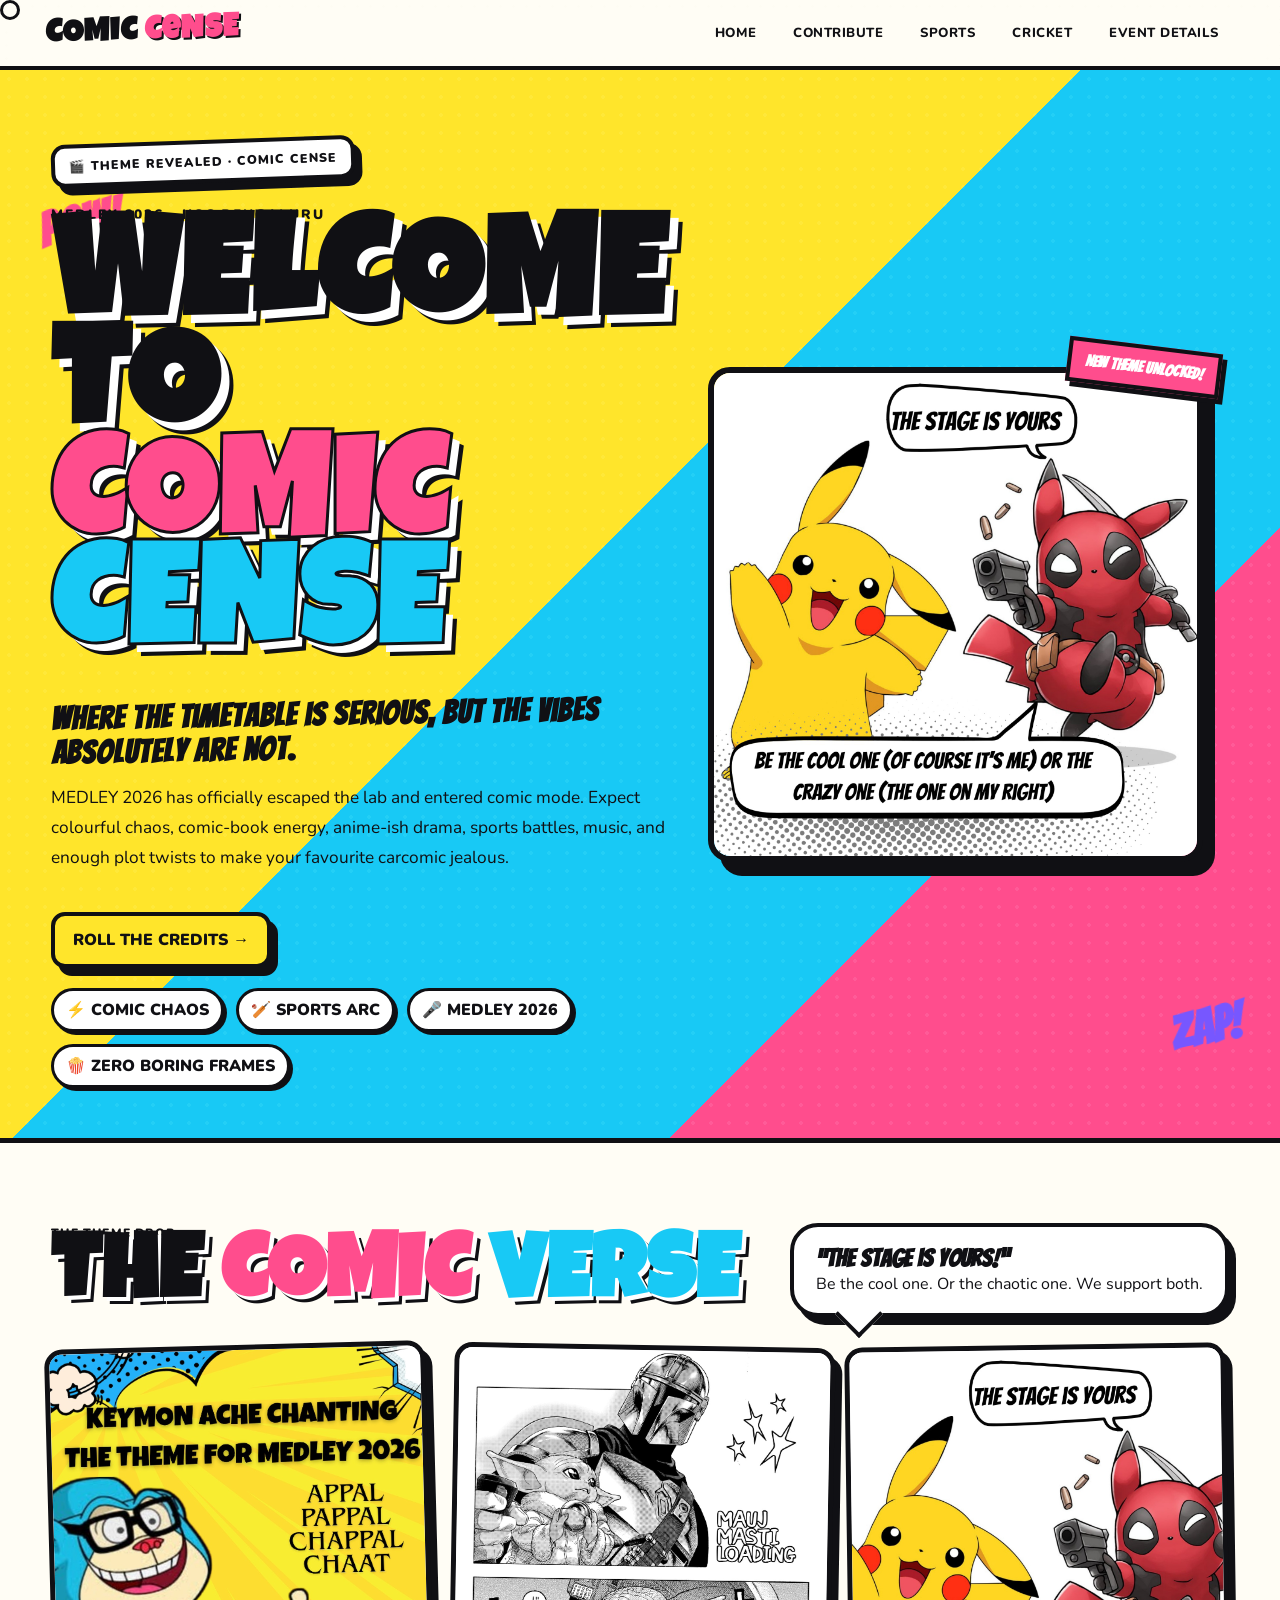
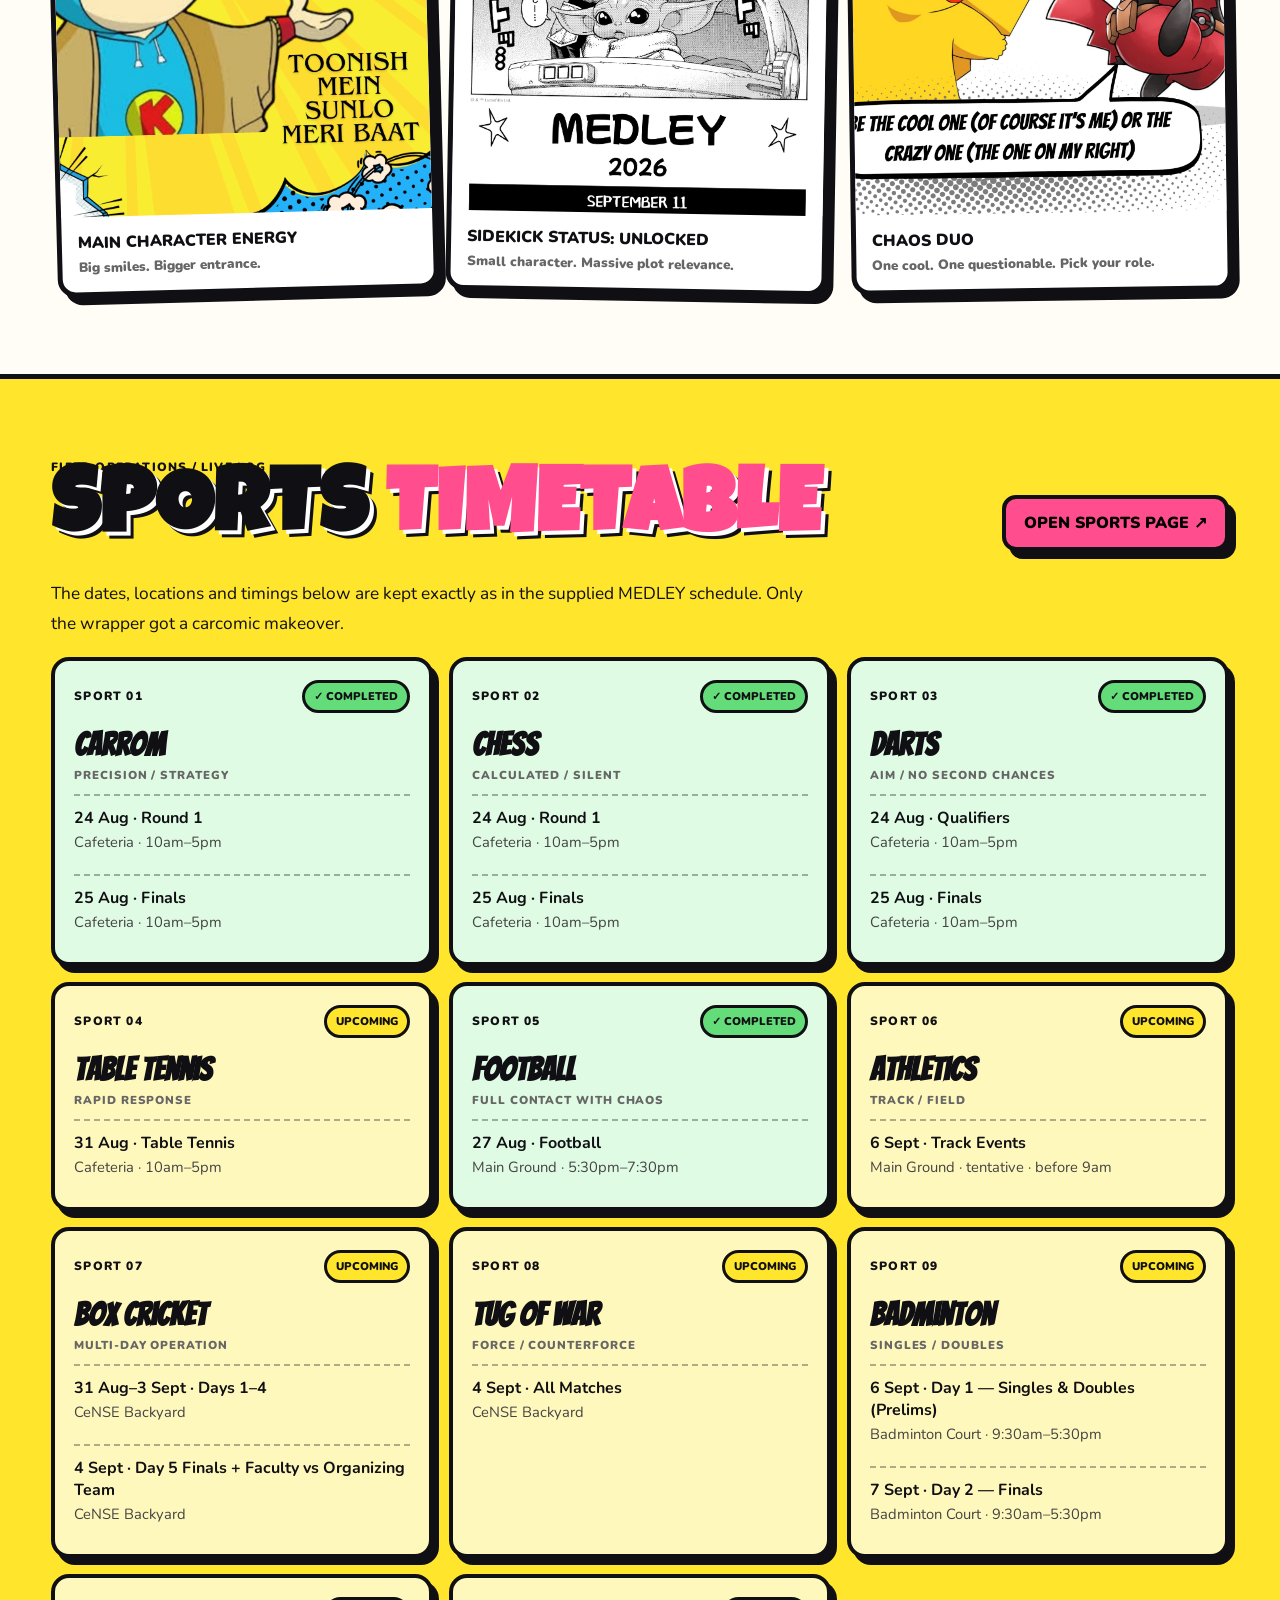
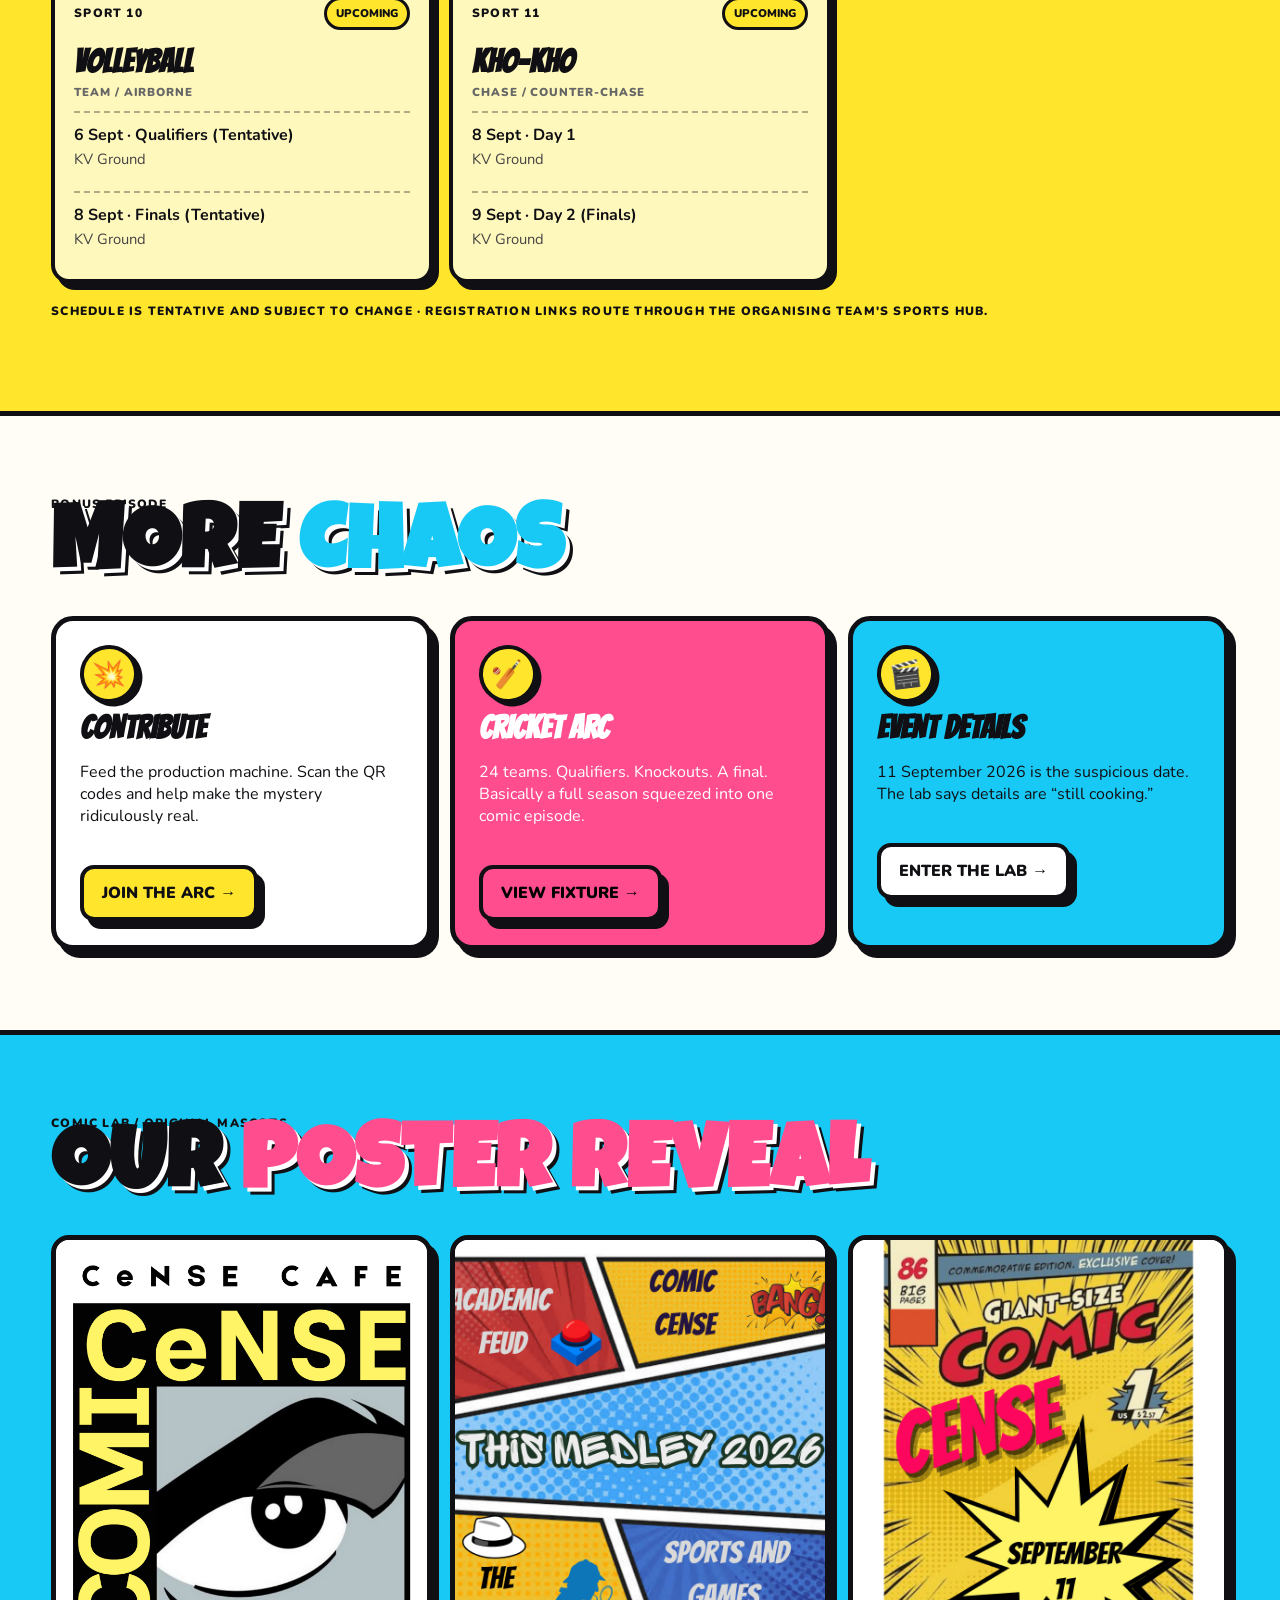
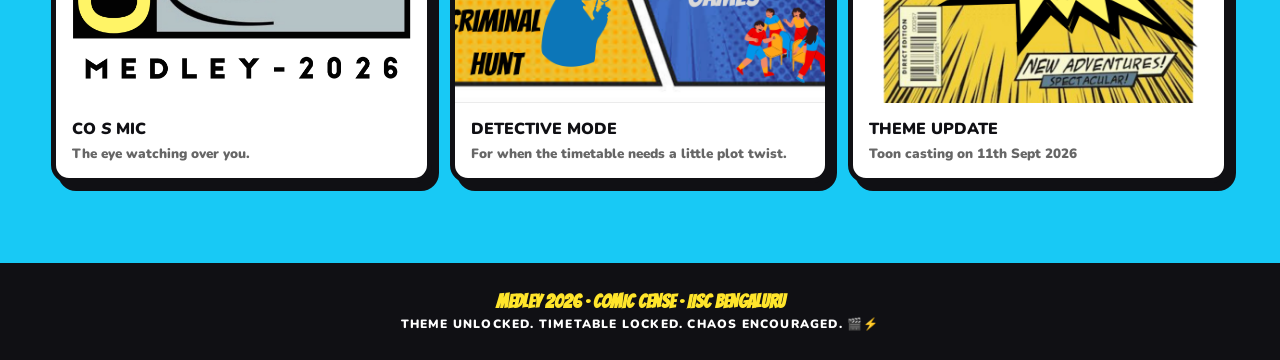
<file: index.html>
<!doctype html>
<html lang="en"><head><meta charset="utf-8"><meta name="viewport" content="width=device-width,initial-scale=1">
<title>MEDLEY '26 — COMIC CeNSE</title><link rel="stylesheet" href="style.css"></head>
<body><div class="cursor"></div><nav class="nav">
<a class="brand" href="index.html">COMIC <span>CeNSE</span></a>
<div class="navlinks">
<a href="index.html">HOME</a>
<a href="contribute.html">CONTRIBUTE</a>
<a href="sports.html">SPORTS</a>
<a href="cricket.html">CRICKET</a>
<a href="events.html">EVENT DETAILS</a>
</div></nav>
<main>
<section class="hero"><div class="doodle one">POW!</div><div class="doodle two">ZAP!</div><div class="wrap hero-grid">
  <div class="reveal">
    <div class="badge">🎬 THEME REVEALED · COMIC CeNSE</div>
    <div class="eyebrow">MEDLEY 2026 · IISc BENGALURU</div>
    <h1>WELCOME TO<br><span class="pink">COMIC</span> <span class="blue">CeNSE</span></h1>
    <div class="kicker">Where the timetable is serious, but the vibes absolutely are not.</div>
    <p class="lead">MEDLEY 2026 has officially escaped the lab and entered comic mode. Expect colourful chaos, comic-book energy, anime-ish drama, sports battles, music, and enough plot twists to make your favourite carcomic jealous.</p>
    <a class="btn" href="#schedule">ROLL THE CREDITS →</a>
    <div class="comic-marquee"><span class="pill">⚡ COMIC CHAOS</span><span class="pill">🏏 SPORTS ARC</span><span class="pill">🎤 MEDLEY 2026</span><span class="pill">🍿 ZERO BORING FRAMES</span></div>
  </div>
  <div class="hero-poster reveal"><img src="comic-duo.jpg" alt="comic-style MEDLEY theme poster"></div>
</div></section>

<section class="section"><div class="wrap">
  <div class="section-head"><div><div class="mono">THE THEME DROP</div><h2 class="section-title">THE <span class="pink">COMIC</span> <span class="cyan">VERSE</span></h2></div><div class="speech"><b>“The stage is yours!”</b><br>Be the cool one. Or the chaotic one. We support both.</div></div>
  <div class="comic-strip">
    <article class="comic-card" style="--r:-1.5deg"><img src="comic-keymon.jpg" alt="comic poster supplied for MEDLEY 2026"><div class="comic-caption">MAIN CHARACTER ENERGY<span>Big smiles. Bigger entrance.</span></div></article>
    <article class="comic-card" style="--r:1deg"><img src="comic-grogu.jpg" alt="Manga-style poster supplied for MEDLEY 2026"><div class="comic-caption">SIDEKICK STATUS: UNLOCKED<span>Small character. Massive plot relevance.</span></div></article>
    <article class="comic-card" style="--r:-.8deg"><img src="comic-duo.jpg" alt="comic duo poster supplied for MEDLEY 2026"><div class="comic-caption">CHAOS DUO<span>One cool. One questionable. Pick your role.</span></div></article>
  </div>
</div></section>

<section id="schedule" class="section yellow"><div class="wrap">
  <div class="section-head"><div><div class="mono">FIELD OPERATIONS / LIVE LOG</div><h2 class="section-title">SPORTS <span class="pink">TIMETABLE</span></h2></div><a class="btn pink" href="sports.html">OPEN SPORTS PAGE ↗</a></div>
  <p class="lead">The dates, locations and timings below are kept exactly as in the supplied MEDLEY schedule. Only the wrapper got a carcomic makeover.</p>
  <div class="schedule-grid"><article class="schedule-card completed reveal">
      <div class="schedule-top"><span class="mono">SPORT 01</span><span class="status done">✓ COMPLETED</span></div>
      <h3>Carrom</h3><div class="tag">PRECISION / STRATEGY</div><div class="event-line"><b>24 Aug · Round 1</b><span>Cafeteria · 10am–5pm</span></div><div class="event-line"><b>25 Aug · Finals</b><span>Cafeteria · 10am–5pm</span></div>
    </article><article class="schedule-card completed reveal">
      <div class="schedule-top"><span class="mono">SPORT 02</span><span class="status done">✓ COMPLETED</span></div>
      <h3>Chess</h3><div class="tag">CALCULATED / SILENT</div><div class="event-line"><b>24 Aug · Round 1</b><span>Cafeteria · 10am–5pm</span></div><div class="event-line"><b>25 Aug · Finals</b><span>Cafeteria · 10am–5pm</span></div>
    </article><article class="schedule-card completed reveal">
      <div class="schedule-top"><span class="mono">SPORT 03</span><span class="status done">✓ COMPLETED</span></div>
      <h3>Darts</h3><div class="tag">AIM / NO SECOND CHANCES</div><div class="event-line"><b>24 Aug · Qualifiers</b><span>Cafeteria · 10am–5pm</span></div><div class="event-line"><b>25 Aug · Finals</b><span>Cafeteria · 10am–5pm</span></div>
    </article><article class="schedule-card upcoming reveal">
      <div class="schedule-top"><span class="mono">SPORT 04</span><span class="status pending">UPCOMING</span></div>
      <h3>Table Tennis</h3><div class="tag">RAPID RESPONSE</div><div class="event-line"><b>31 Aug · Table Tennis</b><span>Cafeteria · 10am–5pm</span></div>
    </article><article class="schedule-card completed reveal">
      <div class="schedule-top"><span class="mono">SPORT 05</span><span class="status done">✓ COMPLETED</span></div>
      <h3>Football</h3><div class="tag">FULL CONTACT WITH CHAOS</div><div class="event-line"><b>27 Aug · Football</b><span>Main Ground · 5:30pm–7:30pm</span></div>
    </article><article class="schedule-card upcoming reveal">
      <div class="schedule-top"><span class="mono">SPORT 06</span><span class="status pending">UPCOMING</span></div>
      <h3>Athletics</h3><div class="tag">TRACK / FIELD</div><div class="event-line"><b>6 Sept · Track Events</b><span>Main Ground · tentative · before 9am</span></div>
    </article><article class="schedule-card upcoming reveal">
      <div class="schedule-top"><span class="mono">SPORT 07</span><span class="status pending">UPCOMING</span></div>
      <h3>Box Cricket</h3><div class="tag">MULTI-DAY OPERATION</div><div class="event-line"><b>31 Aug–3 Sept · Days 1–4</b><span>CeNSE Backyard</span></div><div class="event-line"><b>4 Sept · Day 5 Finals + Faculty vs Organizing Team</b><span>CeNSE Backyard</span></div>
    </article><article class="schedule-card upcoming reveal">
      <div class="schedule-top"><span class="mono">SPORT 08</span><span class="status pending">UPCOMING</span></div>
      <h3>Tug of War</h3><div class="tag">FORCE / COUNTERFORCE</div><div class="event-line"><b>4 Sept · All Matches</b><span>CeNSE Backyard</span></div>
    </article><article class="schedule-card upcoming reveal">
      <div class="schedule-top"><span class="mono">SPORT 09</span><span class="status pending">UPCOMING</span></div>
      <h3>Badminton</h3><div class="tag">SINGLES / DOUBLES</div><div class="event-line"><b>6 Sept · Day 1 — Singles & Doubles (Prelims)</b><span>Badminton Court · 9:30am–5:30pm</span></div><div class="event-line"><b>7 Sept · Day 2 — Finals</b><span>Badminton Court · 9:30am–5:30pm</span></div>
    </article><article class="schedule-card upcoming reveal">
      <div class="schedule-top"><span class="mono">SPORT 10</span><span class="status pending">UPCOMING</span></div>
      <h3>Volleyball</h3><div class="tag">TEAM / AIRBORNE</div><div class="event-line"><b>6 Sept · Qualifiers (Tentative)</b><span>KV Ground</span></div><div class="event-line"><b>8 Sept · Finals (Tentative)</b><span>KV Ground</span></div>
    </article><article class="schedule-card upcoming reveal">
      <div class="schedule-top"><span class="mono">SPORT 11</span><span class="status pending">UPCOMING</span></div>
      <h3>Kho-Kho</h3><div class="tag">CHASE / COUNTER-CHASE</div><div class="event-line"><b>8 Sept · Day 1</b><span>KV Ground</span></div><div class="event-line"><b>9 Sept · Day 2 (Finals)</b><span>KV Ground</span></div>
    </article></div>
  <p class="mono" style="margin-top:20px">Schedule is tentative and subject to change · Registration links route through the organising team's sports hub.</p>
</div></section>

<section class="section"><div class="wrap">
  <div class="section-head"><div><div class="mono">BONUS EPISODE</div><h2 class="section-title">MORE <span class="cyan">CHAOS</span></h2></div></div>
  <div class="fun-grid">
    <div class="fun-card reveal"><span class="sticker">💥</span><h3>CONTRIBUTE</h3><p>Feed the production machine. Scan the QR codes and help make the mystery ridiculously real.</p><a class="btn" href="contribute.html">JOIN THE ARC →</a></div>
    <div class="fun-card reveal"><span class="sticker">🏏</span><h3>CRICKET ARC</h3><p>24 teams. Qualifiers. Knockouts. A final. Basically a full season squeezed into one comic episode.</p><a class="btn pink" href="cricket.html">VIEW FIXTURE →</a></div>
    <div class="fun-card reveal"><span class="sticker">🎬</span><h3>EVENT DETAILS</h3><p>11 September 2026 is the suspicious date. The lab says details are “still cooking.”</p><a class="btn white" href="events.html">ENTER THE LAB →</a></div>
  </div>
</div></section>
<section class="section cyan"><div class="wrap"><div class="section-head"><div><div class="mono">COMIC LAB / ORIGINAL MASCOTS</div><h2 class="section-title">OUR <span class="pink">POSTER REVEAL</span></h2></div></div>
<div class="comic-strip">
<article class="comic-card reveal"><img src="poster-02.png" alt="Original electric comic mascot"><div class="comic-caption">CO <I>S</I> MIC<span>The eye watching over you.</span></div></article>
<article class="comic-card reveal"><img src="poster-03.png" alt="Original mischievous comic mascot"><div class="comic-caption">DETECTIVE MODE<span>For when the timetable needs a little plot twist.</span></div></article>
<article class="comic-card reveal"><img src="poster-05.png" alt="Supplied carcomic duo poster"><div class="comic-caption">THEME UPDATE<span>Toon casting on 11th Sept 2026</span></div></article>
</div></div></section></main><footer><div class="footer-fun">MEDLEY 2026 · COMIC CeNSE · IISc BENGALURU</div><div class="mono">Theme unlocked. Timetable locked. Chaos encouraged. 🎬⚡</div></footer><script src="script.js"></script></body></html>
</file>
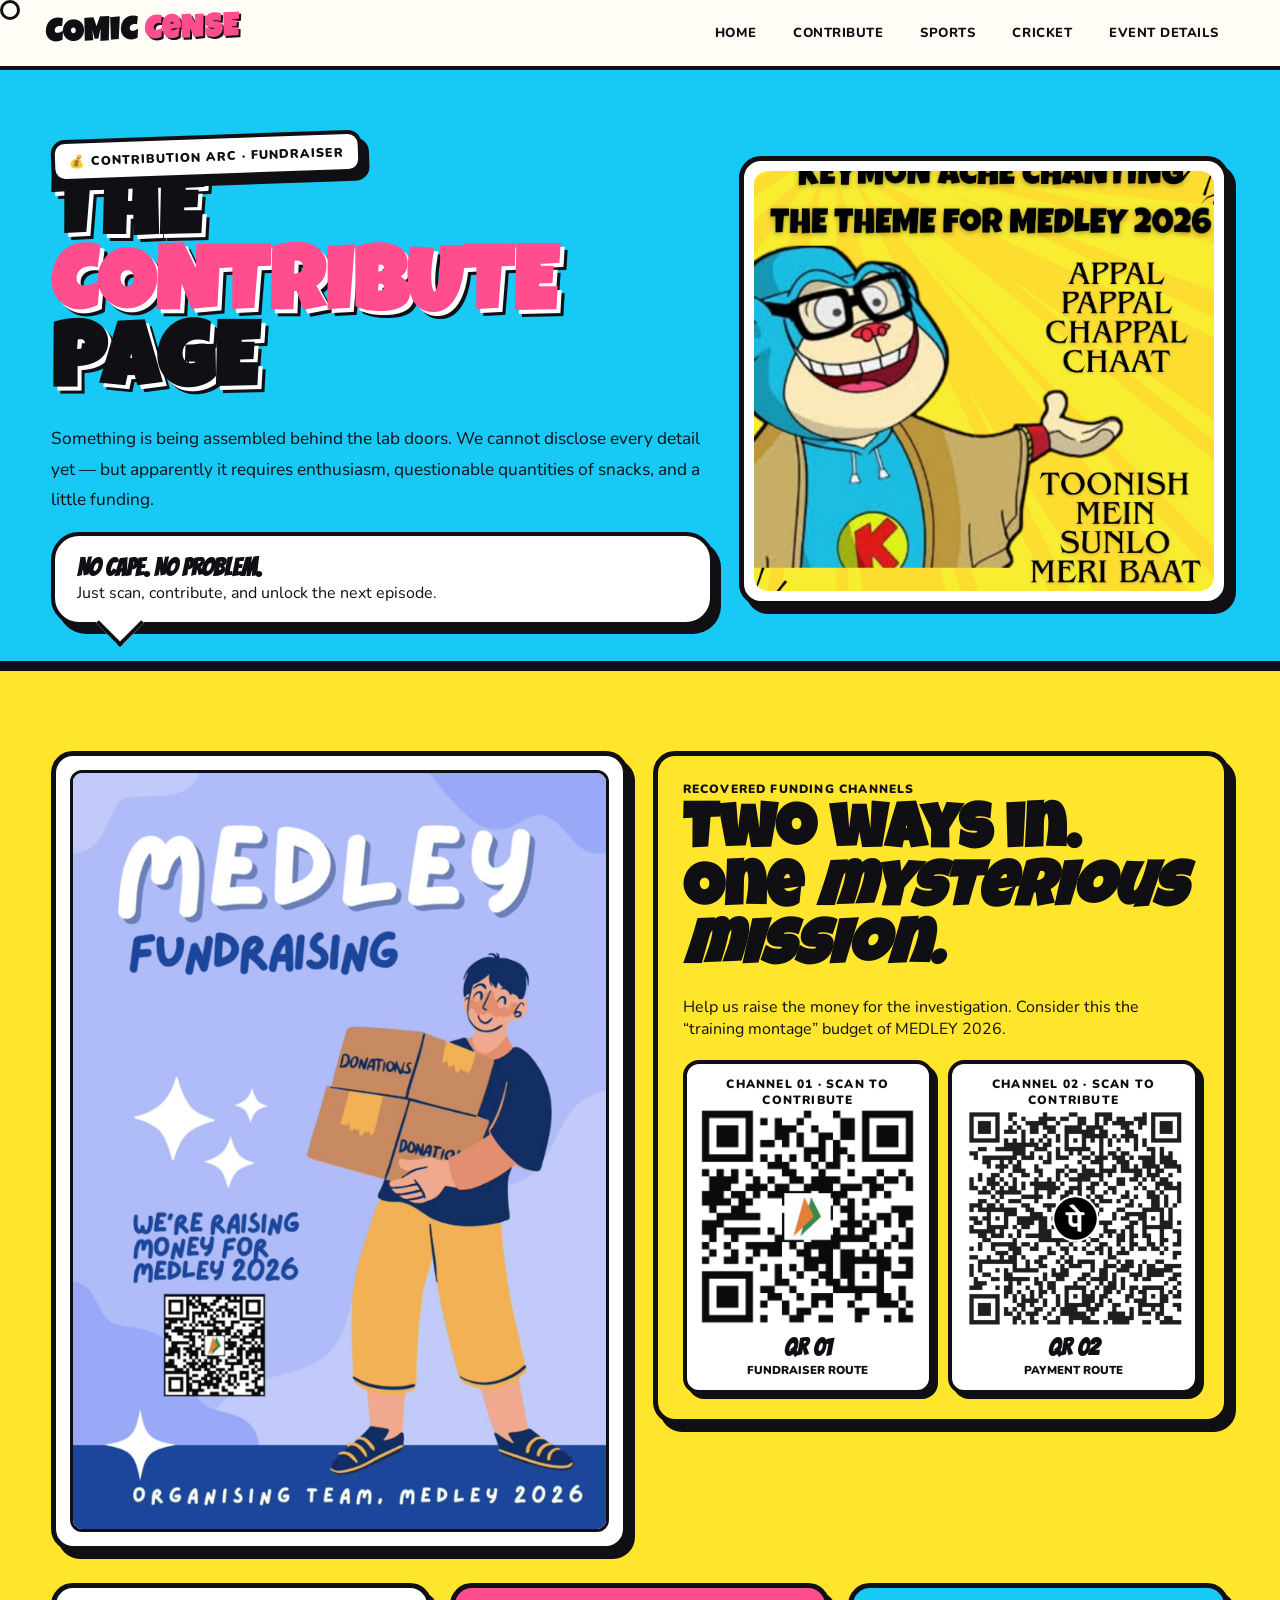
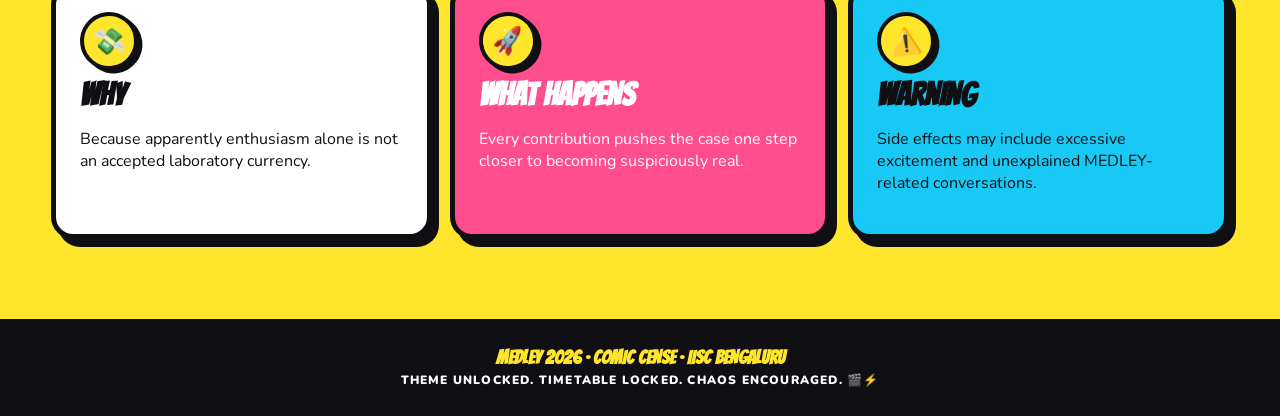
<file: contribute.html>
<!doctype html><html lang="en"><head><meta charset="utf-8"><meta name="viewport" content="width=device-width,initial-scale=1">
<title>Contribute — MEDLEY 2026</title><link rel="stylesheet" href="style.css"></head><body><div class="cursor"></div><nav class="nav">
<a class="brand" href="index.html">COMIC <span>CeNSE</span></a>
<div class="navlinks">
<a href="index.html">HOME</a>
<a href="contribute.html">CONTRIBUTE</a>
<a href="sports.html">SPORTS</a>
<a href="cricket.html">CRICKET</a>
<a href="events.html">EVENT DETAILS</a>
</div></nav>
<main><section class="page-hero"><div class="wrap comic-banner"><div class="reveal">
<div class="badge">💰 CONTRIBUTION ARC · FUNDRAISER</div><h1 class="section-title">THE <span class="pink">CONTRIBUTE</span> PAGE</h1>
<p class="lead">Something is being assembled behind the lab doors. We cannot disclose every detail yet — but apparently it requires enthusiasm, questionable quantities of snacks, and a little funding.</p>
<div class="speech"><b>NO CAPE. NO PROBLEM.</b><br>Just scan, contribute, and unlock the next episode.</div></div>
<div class="banner-image reveal"><img src="comic-keymon.jpg" alt="Carcomic fundraiser theme poster"></div></div></section>
<section class="section yellow"><div class="wrap">
<div class="contribute-grid">
<div class="poster-shell reveal"><img src="fundraiser-poster.png" alt="MEDLEY 2026 fundraiser poster"></div>
<div class="funding-panel reveal"><div class="mono">RECOVERED FUNDING CHANNELS</div><h2>Two ways in.<br>One <em>mysterious mission.</em></h2>
<p>Help us raise the money for the investigation. Consider this the “training montage” budget of MEDLEY 2026.</p>
<div class="qr-grid">
<div class="qr-card"><div class="mono">CHANNEL 01 · SCAN TO CONTRIBUTE</div><img src="qr-01.png" alt="MEDLEY fundraiser QR code 1"><h3>QR 01</h3><p>FUNDRAISER ROUTE</p></div>
<div class="qr-card"><div class="mono">CHANNEL 02 · SCAN TO CONTRIBUTE</div><img src="qr-02.png" alt="MEDLEY fundraiser QR code 2"><h3>QR 02</h3><p>PAYMENT ROUTE</p></div>
</div></div>
</div>
<div class="fun-grid" style="margin-top:32px">
<div class="fun-card reveal"><span class="sticker">💸</span><h3>WHY</h3><p>Because apparently enthusiasm alone is not an accepted laboratory currency.</p></div>
<div class="fun-card reveal"><span class="sticker">🚀</span><h3>WHAT HAPPENS</h3><p>Every contribution pushes the case one step closer to becoming suspiciously real.</p></div>
<div class="fun-card reveal"><span class="sticker">⚠️</span><h3>WARNING</h3><p>Side effects may include excessive excitement and unexplained MEDLEY-related conversations.</p></div>
</div>
</div></section></main><footer><div class="footer-fun">MEDLEY 2026 · COMIC CeNSE · IISc BENGALURU</div><div class="mono">Theme unlocked. Timetable locked. Chaos encouraged. 🎬⚡</div></footer><script src="script.js"></script></body></html>
</file>
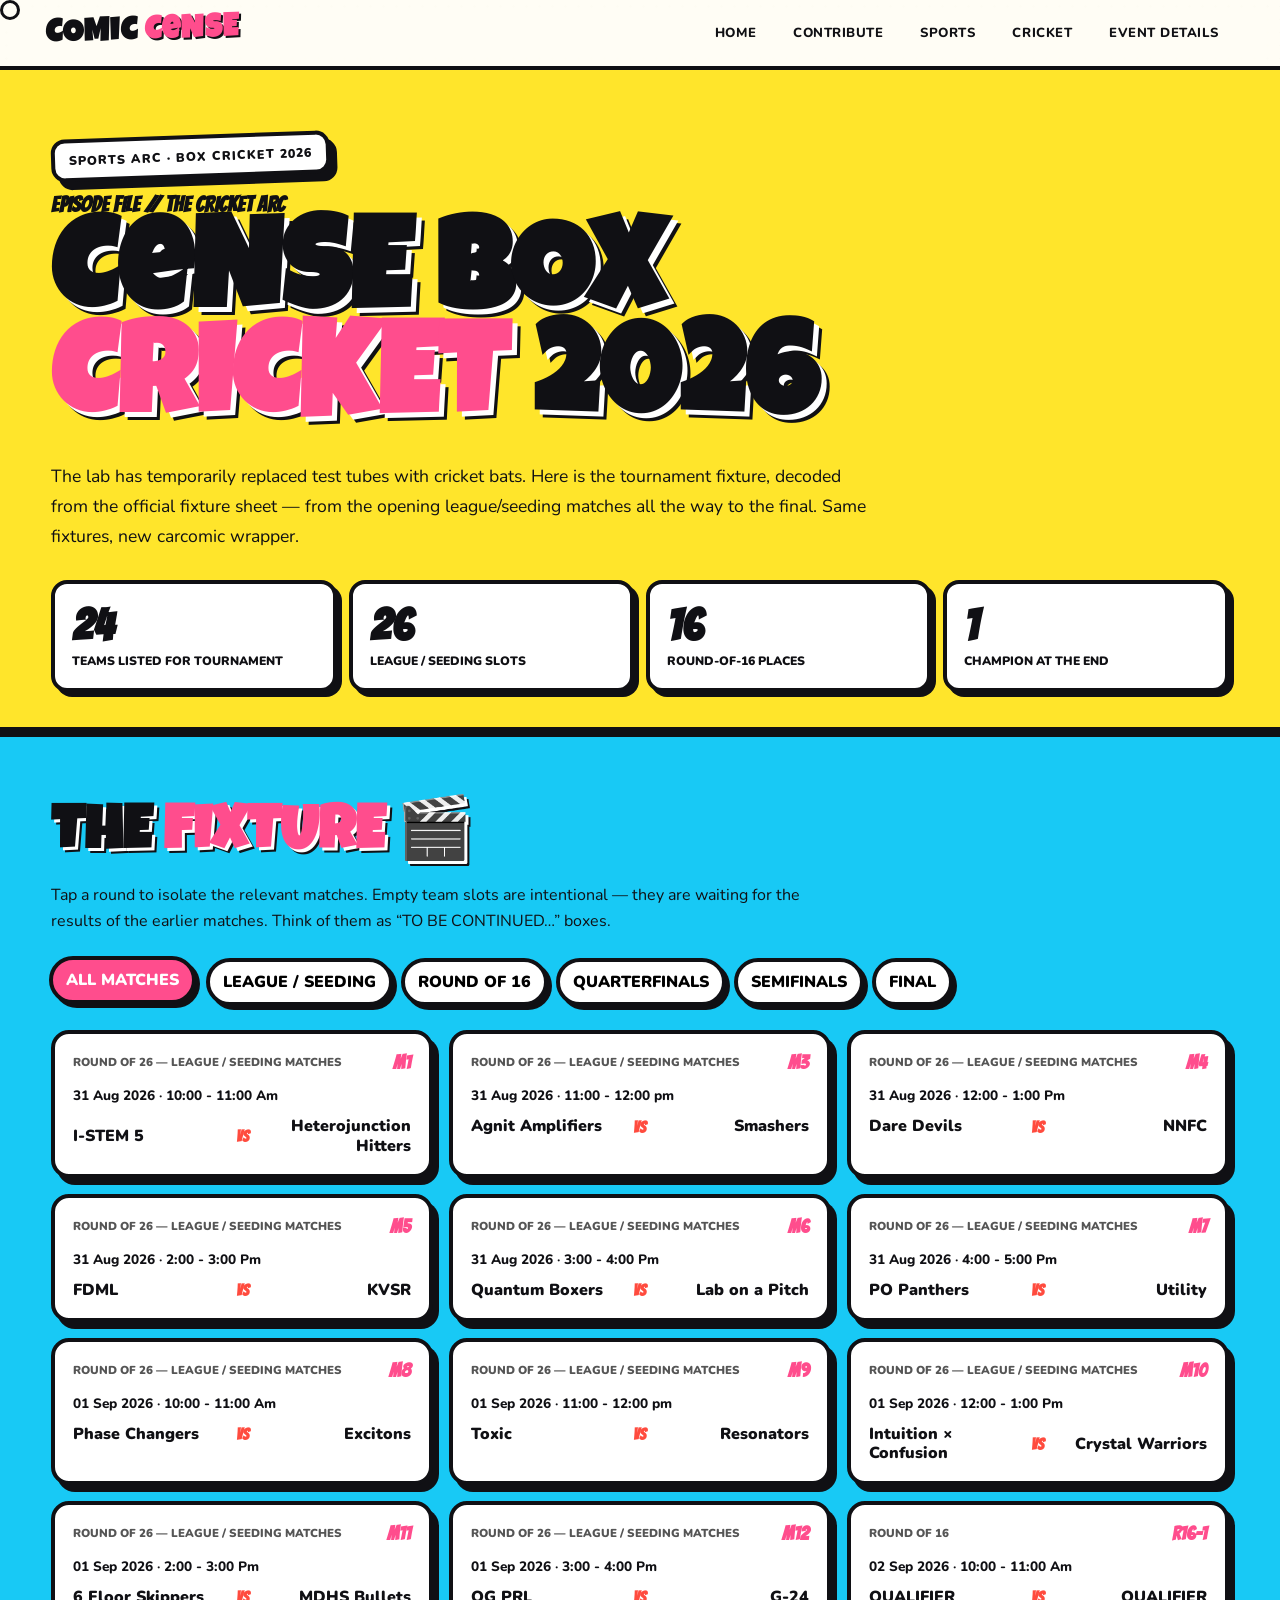
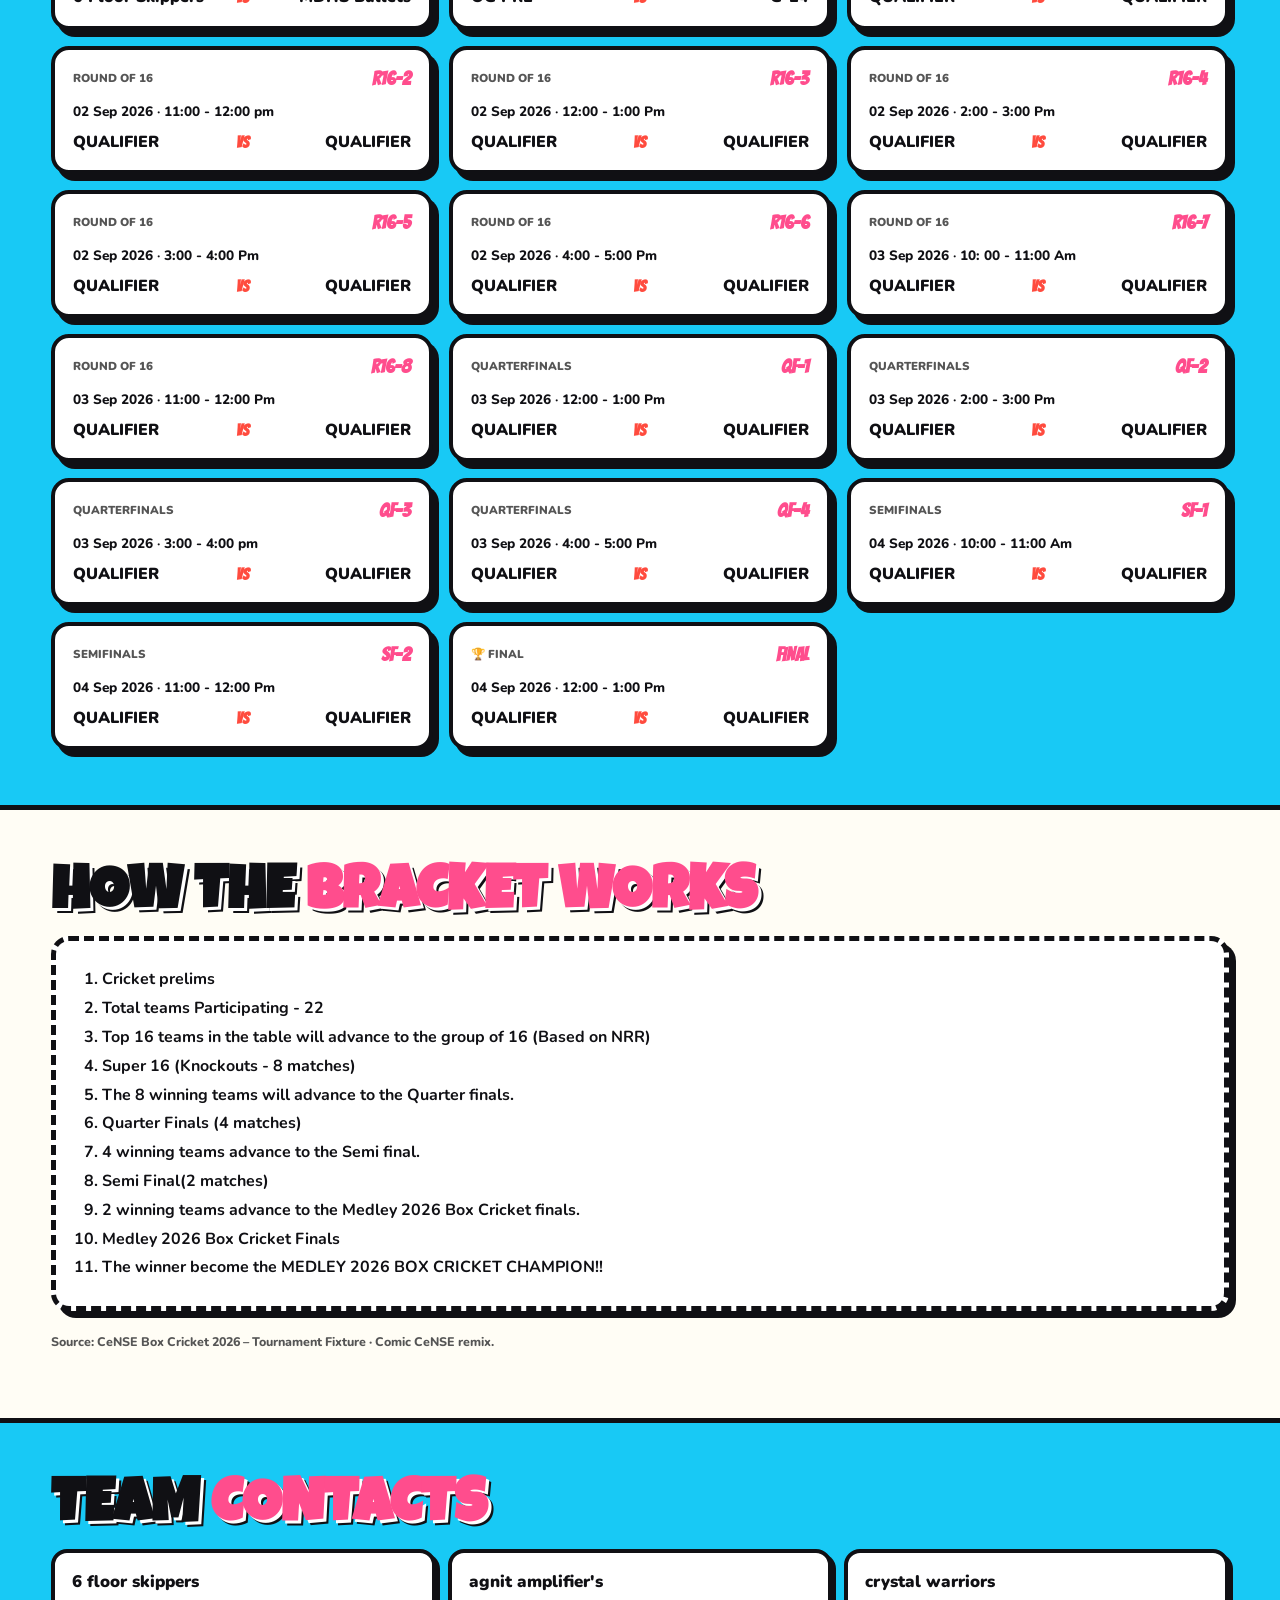
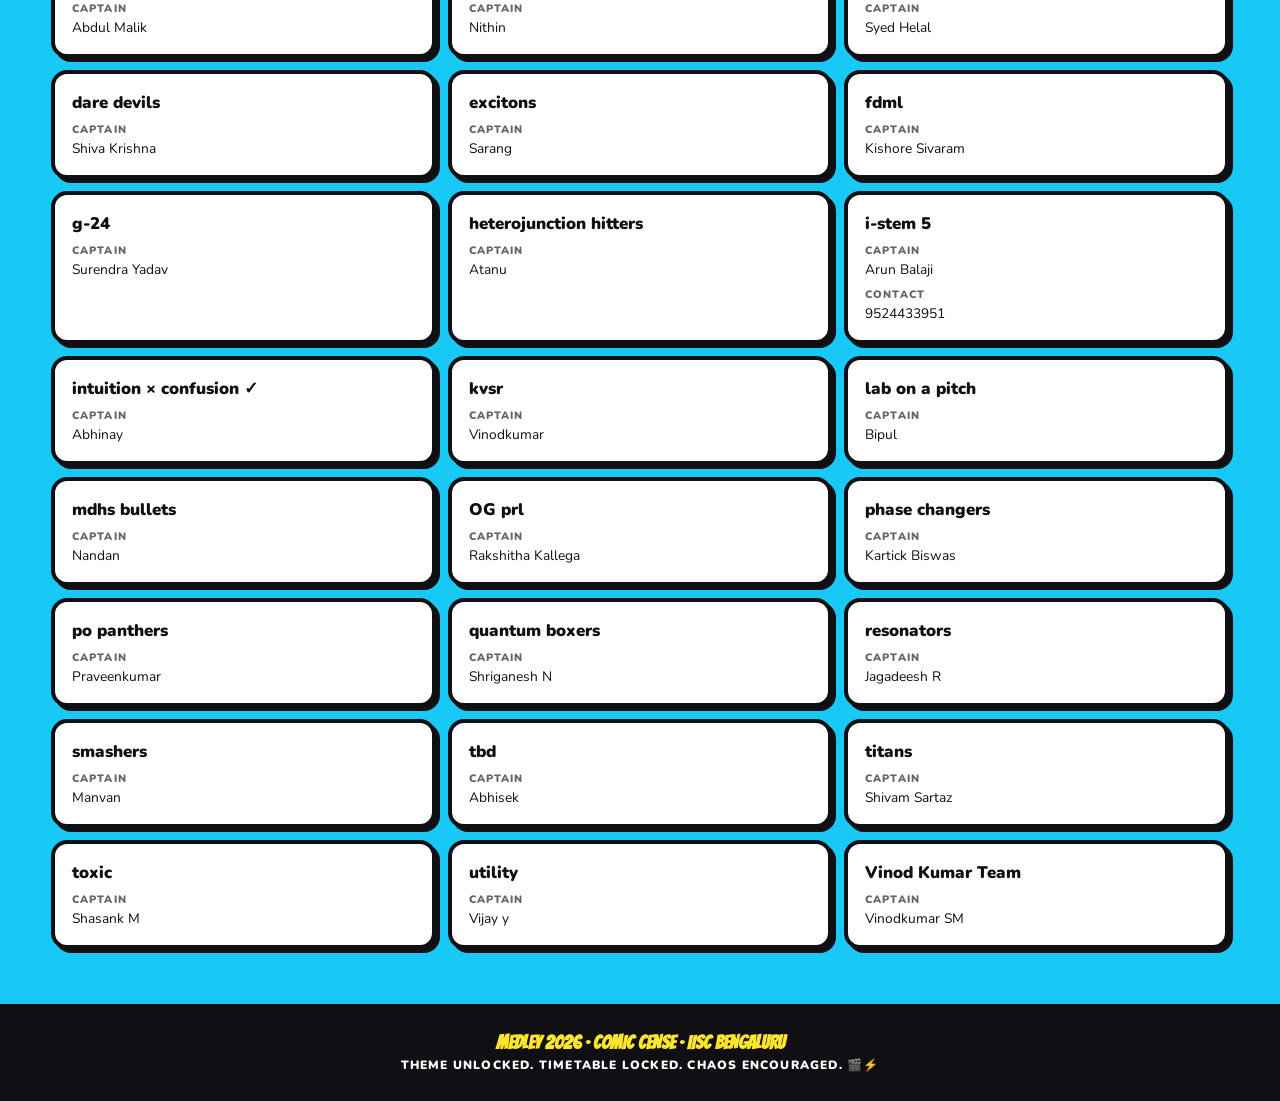
<file: cricket.html>
<!doctype html><html lang="en"><head><meta charset="utf-8"><meta name="viewport" content="width=device-width,initial-scale=1">
<title>Box Cricket — MEDLEY 2026</title><link rel="stylesheet" href="style.css"></head><body><div class="cursor"></div><nav class="nav">
<a class="brand" href="index.html">COMIC <span>CeNSE</span></a>
<div class="navlinks">
<a href="index.html">HOME</a>
<a href="contribute.html">CONTRIBUTE</a>
<a href="sports.html">SPORTS</a>
<a href="cricket.html">CRICKET</a>
<a href="events.html">EVENT DETAILS</a>
</div></nav>
<main>
<section class="cricket-hero"><div class="wrap reveal">
<div class="stamp">SPORTS ARC · BOX CRICKET 2026</div>
<div class="cricket-kicker">EPISODE FILE // THE CRICKET ARC</div>
<h1 class="cricket-title">CeNSE BOX<br><em>CRICKET</em> 2026</h1>
<p class="cricket-lead">The lab has temporarily replaced test tubes with cricket bats. Here is the tournament fixture, decoded from the official fixture sheet — from the opening league/seeding matches all the way to the final. Same fixtures, new carcomic wrapper.</p>
<div class="cricket-stats">
<div class="stat"><strong>24</strong><span>Teams listed for tournament</span></div>
<div class="stat"><strong>26</strong><span>League / seeding slots</span></div>
<div class="stat"><strong>16</strong><span>Round-of-16 places</span></div>
<div class="stat"><strong>1</strong><span>Champion at the end</span></div>
</div>
</div></section>

<section class="cricket-section"><div class="wrap">
<h2>THE <em>FIXTURE</em> 🎬</h2>
<p class="section-note">Tap a round to isolate the relevant matches. Empty team slots are intentional — they are waiting for the results of the earlier matches. Think of them as “TO BE CONTINUED…” boxes.</p>
<div class="filter-row">
<button class="filter active" data-round="all">ALL MATCHES</button>
<button class="filter" data-round="league">LEAGUE / SEEDING</button>
<button class="filter" data-round="r16">ROUND OF 16</button>
<button class="filter" data-round="qf">QUARTERFINALS</button>
<button class="filter" data-round="sf">SEMIFINALS</button>
<button class="filter" data-round="final">FINAL</button>
</div>
<div class="matches">
    <article class="match-card reveal" data-round="league">
      <div class="match-top"><span class="round">ROUND OF 26 — LEAGUE / SEEDING MATCHES</span><span class="match-no">M1</span></div>
      <div class="date">31 Aug 2026 <b>·</b> 10:00 - 11:00 Am</div>
      <div class="teams"><div class="team">I-STEM 5</div><div class="vs">VS</div><div class="team">Heterojunction Hitters</div></div>
    </article>

    <article class="match-card reveal" data-round="league">
      <div class="match-top"><span class="round">ROUND OF 26 — LEAGUE / SEEDING MATCHES</span><span class="match-no">M3</span></div>
      <div class="date">31 Aug 2026 <b>·</b> 11:00 - 12:00 pm</div>
      <div class="teams"><div class="team">Agnit Amplifiers</div><div class="vs">VS</div><div class="team">Smashers</div></div>
    </article>

    <article class="match-card reveal" data-round="league">
      <div class="match-top"><span class="round">ROUND OF 26 — LEAGUE / SEEDING MATCHES</span><span class="match-no">M4</span></div>
      <div class="date">31 Aug 2026 <b>·</b> 12:00 - 1:00 Pm</div>
      <div class="teams"><div class="team">Dare Devils</div><div class="vs">VS</div><div class="team">NNFC</div></div>
    </article>

    <article class="match-card reveal" data-round="league">
      <div class="match-top"><span class="round">ROUND OF 26 — LEAGUE / SEEDING MATCHES</span><span class="match-no">M5</span></div>
      <div class="date">31 Aug 2026 <b>·</b> 2:00 - 3:00 Pm</div>
      <div class="teams"><div class="team">FDML</div><div class="vs">VS</div><div class="team">KVSR</div></div>
    </article>

    <article class="match-card reveal" data-round="league">
      <div class="match-top"><span class="round">ROUND OF 26 — LEAGUE / SEEDING MATCHES</span><span class="match-no">M6</span></div>
      <div class="date">31 Aug 2026 <b>·</b> 3:00 - 4:00 Pm</div>
      <div class="teams"><div class="team">Quantum Boxers</div><div class="vs">VS</div><div class="team">Lab on a Pitch</div></div>
    </article>

    <article class="match-card reveal" data-round="league">
      <div class="match-top"><span class="round">ROUND OF 26 — LEAGUE / SEEDING MATCHES</span><span class="match-no">M7</span></div>
      <div class="date">31 Aug 2026 <b>·</b> 4:00 - 5:00 Pm</div>
      <div class="teams"><div class="team">PO Panthers</div><div class="vs">VS</div><div class="team">Utility</div></div>
    </article>

    <article class="match-card reveal" data-round="league">
      <div class="match-top"><span class="round">ROUND OF 26 — LEAGUE / SEEDING MATCHES</span><span class="match-no">M8</span></div>
      <div class="date">01 Sep 2026 <b>·</b> 10:00 - 11:00 Am</div>
      <div class="teams"><div class="team">Phase Changers</div><div class="vs">VS</div><div class="team">Excitons</div></div>
    </article>

    <article class="match-card reveal" data-round="league">
      <div class="match-top"><span class="round">ROUND OF 26 — LEAGUE / SEEDING MATCHES</span><span class="match-no">M9</span></div>
      <div class="date">01 Sep 2026 <b>·</b> 11:00 - 12:00 pm</div>
      <div class="teams"><div class="team">Toxic</div><div class="vs">VS</div><div class="team">Resonators</div></div>
    </article>

    <article class="match-card reveal" data-round="league">
      <div class="match-top"><span class="round">ROUND OF 26 — LEAGUE / SEEDING MATCHES</span><span class="match-no">M10</span></div>
      <div class="date">01 Sep 2026 <b>·</b> 12:00 - 1:00 Pm</div>
      <div class="teams"><div class="team">Intuition × Confusion</div><div class="vs">VS</div><div class="team">Crystal Warriors</div></div>
    </article>

    <article class="match-card reveal" data-round="league">
      <div class="match-top"><span class="round">ROUND OF 26 — LEAGUE / SEEDING MATCHES</span><span class="match-no">M11</span></div>
      <div class="date">01 Sep 2026 <b>·</b> 2:00 - 3:00 Pm</div>
      <div class="teams"><div class="team">6 Floor Skippers</div><div class="vs">VS</div><div class="team">MDHS Bullets</div></div>
    </article>

    <article class="match-card reveal" data-round="league">
      <div class="match-top"><span class="round">ROUND OF 26 — LEAGUE / SEEDING MATCHES</span><span class="match-no">M12</span></div>
      <div class="date">01 Sep 2026 <b>·</b> 3:00 - 4:00 Pm</div>
      <div class="teams"><div class="team">OG PRL</div><div class="vs">VS</div><div class="team">G-24</div></div>
    </article>

    <article class="match-card reveal" data-round="r16">
      <div class="match-top"><span class="round">ROUND OF 16</span><span class="match-no">R16-1</span></div>
      <div class="date">02 Sep 2026 <b>·</b> 10:00 - 11:00 Am</div>
      <div class="teams"><div class="team">QUALIFIER</div><div class="vs">VS</div><div class="team">QUALIFIER</div></div>
    </article>

    <article class="match-card reveal" data-round="r16">
      <div class="match-top"><span class="round">ROUND OF 16</span><span class="match-no">R16-2</span></div>
      <div class="date">02 Sep 2026 <b>·</b> 11:00 - 12:00 pm</div>
      <div class="teams"><div class="team">QUALIFIER</div><div class="vs">VS</div><div class="team">QUALIFIER</div></div>
    </article>

    <article class="match-card reveal" data-round="r16">
      <div class="match-top"><span class="round">ROUND OF 16</span><span class="match-no">R16-3</span></div>
      <div class="date">02 Sep 2026 <b>·</b> 12:00 - 1:00 Pm</div>
      <div class="teams"><div class="team">QUALIFIER</div><div class="vs">VS</div><div class="team">QUALIFIER</div></div>
    </article>

    <article class="match-card reveal" data-round="r16">
      <div class="match-top"><span class="round">ROUND OF 16</span><span class="match-no">R16-4</span></div>
      <div class="date">02 Sep 2026 <b>·</b> 2:00 - 3:00 Pm</div>
      <div class="teams"><div class="team">QUALIFIER</div><div class="vs">VS</div><div class="team">QUALIFIER</div></div>
    </article>

    <article class="match-card reveal" data-round="r16">
      <div class="match-top"><span class="round">ROUND OF 16</span><span class="match-no">R16-5</span></div>
      <div class="date">02 Sep 2026 <b>·</b> 3:00 - 4:00 Pm</div>
      <div class="teams"><div class="team">QUALIFIER</div><div class="vs">VS</div><div class="team">QUALIFIER</div></div>
    </article>

    <article class="match-card reveal" data-round="r16">
      <div class="match-top"><span class="round">ROUND OF 16</span><span class="match-no">R16-6</span></div>
      <div class="date">02 Sep 2026 <b>·</b> 4:00 - 5:00 Pm</div>
      <div class="teams"><div class="team">QUALIFIER</div><div class="vs">VS</div><div class="team">QUALIFIER</div></div>
    </article>

    <article class="match-card reveal" data-round="r16">
      <div class="match-top"><span class="round">ROUND OF 16</span><span class="match-no">R16-7</span></div>
      <div class="date">03 Sep 2026 <b>·</b> 10: 00 - 11:00 Am</div>
      <div class="teams"><div class="team">QUALIFIER</div><div class="vs">VS</div><div class="team">QUALIFIER</div></div>
    </article>

    <article class="match-card reveal" data-round="r16">
      <div class="match-top"><span class="round">ROUND OF 16</span><span class="match-no">R16-8</span></div>
      <div class="date">03 Sep 2026 <b>·</b> 11:00 - 12:00 Pm</div>
      <div class="teams"><div class="team">QUALIFIER</div><div class="vs">VS</div><div class="team">QUALIFIER</div></div>
    </article>

    <article class="match-card reveal" data-round="qf">
      <div class="match-top"><span class="round">QUARTERFINALS</span><span class="match-no">QF-1</span></div>
      <div class="date">03 Sep 2026 <b>·</b> 12:00 - 1:00 Pm</div>
      <div class="teams"><div class="team">QUALIFIER</div><div class="vs">VS</div><div class="team">QUALIFIER</div></div>
    </article>

    <article class="match-card reveal" data-round="qf">
      <div class="match-top"><span class="round">QUARTERFINALS</span><span class="match-no">QF-2</span></div>
      <div class="date">03 Sep 2026 <b>·</b> 2:00 - 3:00 Pm</div>
      <div class="teams"><div class="team">QUALIFIER</div><div class="vs">VS</div><div class="team">QUALIFIER</div></div>
    </article>

    <article class="match-card reveal" data-round="qf">
      <div class="match-top"><span class="round">QUARTERFINALS</span><span class="match-no">QF-3</span></div>
      <div class="date">03 Sep 2026 <b>·</b> 3:00 - 4:00 pm</div>
      <div class="teams"><div class="team">QUALIFIER</div><div class="vs">VS</div><div class="team">QUALIFIER</div></div>
    </article>

    <article class="match-card reveal" data-round="qf">
      <div class="match-top"><span class="round">QUARTERFINALS</span><span class="match-no">QF-4</span></div>
      <div class="date">03 Sep 2026 <b>·</b> 4:00 - 5:00 Pm</div>
      <div class="teams"><div class="team">QUALIFIER</div><div class="vs">VS</div><div class="team">QUALIFIER</div></div>
    </article>

    <article class="match-card reveal" data-round="sf">
      <div class="match-top"><span class="round">SEMIFINALS</span><span class="match-no">SF-1</span></div>
      <div class="date">04 Sep 2026 <b>·</b> 10:00 - 11:00 Am</div>
      <div class="teams"><div class="team">QUALIFIER</div><div class="vs">VS</div><div class="team">QUALIFIER</div></div>
    </article>

    <article class="match-card reveal" data-round="sf">
      <div class="match-top"><span class="round">SEMIFINALS</span><span class="match-no">SF-2</span></div>
      <div class="date">04 Sep 2026 <b>·</b> 11:00 - 12:00 Pm</div>
      <div class="teams"><div class="team">QUALIFIER</div><div class="vs">VS</div><div class="team">QUALIFIER</div></div>
    </article>

    <article class="match-card reveal" data-round="final">
      <div class="match-top"><span class="round">🏆 FINAL</span><span class="match-no">FINAL</span></div>
      <div class="date">04 Sep 2026 <b>·</b> 12:00 - 1:00 Pm</div>
      <div class="teams"><div class="team">QUALIFIER</div><div class="vs">VS</div><div class="team">QUALIFIER</div></div>
    </article></div>
</div></section>

<section class="cricket-section"><div class="wrap">
<h2>HOW THE <em>BRACKET WORKS</em></h2>
<div class="rules-box"><ol><li><B>Cricket prelims </B></li><li>Total teams Participating - 22</li><li>Top 16 teams in the table will advance to the group of 16 (Based on NRR)</li><li><B>Super 16</B> (Knockouts -  8 matches)</li><li>The 8 winning teams will advance to the Quarter finals.</li><li><B>Quarter Finals</B> (4 matches)</li><li>4 winning teams advance to the Semi final.</li><li><B>Semi Final</B>(2 matches)</li><li>2 winning teams advance to the Medley 2026 Box Cricket finals.</li><li><B>Medley 2026 Box Cricket Finals</B></li><li>The winner become the <B>MEDLEY 2026 BOX CRICKET CHAMPION!!</B></li></ol></div>
<p class="cricket-note">Source: CeNSE Box Cricket 2026 – Tournament Fixture · Comic CeNSE remix.</p>
</div></section>

<section class="cricket-section"><div class="wrap">
<h2>TEAM <em>CONTACTS</em></h2>

<div class="contact-grid">
    <div class="contact-card reveal">
      <div class="team-name">6 floor skippers</div>
      <div class="captain"><span>CAPTAIN</span>Abdul Malik</div>
      
    </div>
    
    <div class="contact-card reveal">
      <div class="team-name">agnit amplifier's</div>
      <div class="captain"><span>CAPTAIN</span>Nithin </div>
     
    </div>
    
    <div class="contact-card reveal">
      <div class="team-name">crystal warriors</div>
      <div class="captain"><span>CAPTAIN</span>Syed Helal</div>
      
    </div>
    
    <div class="contact-card reveal">
      <div class="team-name">dare devils</div>
      <div class="captain"><span>CAPTAIN</span>Shiva Krishna</div>
      
    </div>
    
    <div class="contact-card reveal">
      <div class="team-name">excitons</div>
      <div class="captain"><span>CAPTAIN</span>Sarang</div>
      
    </div>
    
    <div class="contact-card reveal">
      <div class="team-name">fdml</div>
      <div class="captain"><span>CAPTAIN</span>Kishore Sivaram </div>
      
    </div>
    
    <div class="contact-card reveal">
      <div class="team-name">g-24</div>
      <div class="captain"><span>CAPTAIN</span>Surendra Yadav</div>
      
    </div>
    
    <div class="contact-card reveal">
      <div class="team-name">heterojunction hitters</div>
      <div class="captain"><span>CAPTAIN</span>Atanu</div>
      
    </div>
    
    <div class="contact-card reveal">
      <div class="team-name">i-stem 5</div>
      <div class="captain"><span>CAPTAIN</span>Arun Balaji</div>
      <div class="phone"><span>CONTACT</span>9524433951</div>
    </div>
    
    <div class="contact-card reveal">
      <div class="team-name">intuition × confusion ✓</div>
      <div class="captain"><span>CAPTAIN</span>Abhinay</div>
      
    </div>
    
    <div class="contact-card reveal">
      <div class="team-name">kvsr</div>
      <div class="captain"><span>CAPTAIN</span>Vinodkumar </div>
      
    </div>
    
    <div class="contact-card reveal">
      <div class="team-name">lab on a pitch</div>
      <div class="captain"><span>CAPTAIN</span>Bipul</div>
      
    </div>
    
    <div class="contact-card reveal">
      <div class="team-name">mdhs bullets</div>
      <div class="captain"><span>CAPTAIN</span>Nandan</div>
      
    </div>
    
    <div class="contact-card reveal">
      <div class="team-name">OG prl</div>
      <div class="captain"><span>CAPTAIN</span>Rakshitha Kallega</div>
      
    </div>
    
    <div class="contact-card reveal">
      <div class="team-name">phase changers</div>
      <div class="captain"><span>CAPTAIN</span>Kartick Biswas</div>
      
    </div>
    
    <div class="contact-card reveal">
      <div class="team-name">po panthers</div>
      <div class="captain"><span>CAPTAIN</span>Praveenkumar </div>
      
    </div>
    
    <div class="contact-card reveal">
      <div class="team-name">quantum boxers</div>
      <div class="captain"><span>CAPTAIN</span>Shriganesh N</div>
      
    </div>
    
    <div class="contact-card reveal">
      <div class="team-name">resonators</div>
      <div class="captain"><span>CAPTAIN</span>Jagadeesh R</div>
      
    </div>
    
    <div class="contact-card reveal">
      <div class="team-name">smashers</div>
      <div class="captain"><span>CAPTAIN</span>Manvan</div>
      
    </div>
    
    <div class="contact-card reveal">
      <div class="team-name">tbd</div>
      <div class="captain"><span>CAPTAIN</span>Abhisek </div>
      
    </div>
    
    <div class="contact-card reveal">
      <div class="team-name">titans</div>
      <div class="captain"><span>CAPTAIN</span>Shivam Sartaz</div>
      
    </div>
    
    <div class="contact-card reveal">
      <div class="team-name">toxic</div>
      <div class="captain"><span>CAPTAIN</span>Shasank M</div>
      
    </div>
    
    <div class="contact-card reveal">
      <div class="team-name">utility</div>
      <div class="captain"><span>CAPTAIN</span>Vijay y</div>
      
    </div>
    
    <div class="contact-card reveal">
      <div class="team-name">Vinod Kumar Team</div>
      <div class="captain"><span>CAPTAIN</span>Vinodkumar SM</div>
      
    </div>
    </div>

</div></section>
</main><footer><div class="footer-fun">MEDLEY 2026 · COMIC CeNSE · IISc BENGALURU</div><div class="mono">Theme unlocked. Timetable locked. Chaos encouraged. 🎬⚡</div></footer><script src="script.js"></script><script>
document.querySelectorAll('.filter').forEach(btn=>btn.addEventListener('click',()=>{
  document.querySelectorAll('.filter').forEach(b=>b.classList.remove('active'));
  btn.classList.add('active');
  const value=btn.dataset.round;
  document.querySelectorAll('.match-card').forEach(card=>card.style.display=(value==='all'||card.dataset.round===value)?'block':'none');
}));
</script></body></html>
</file>
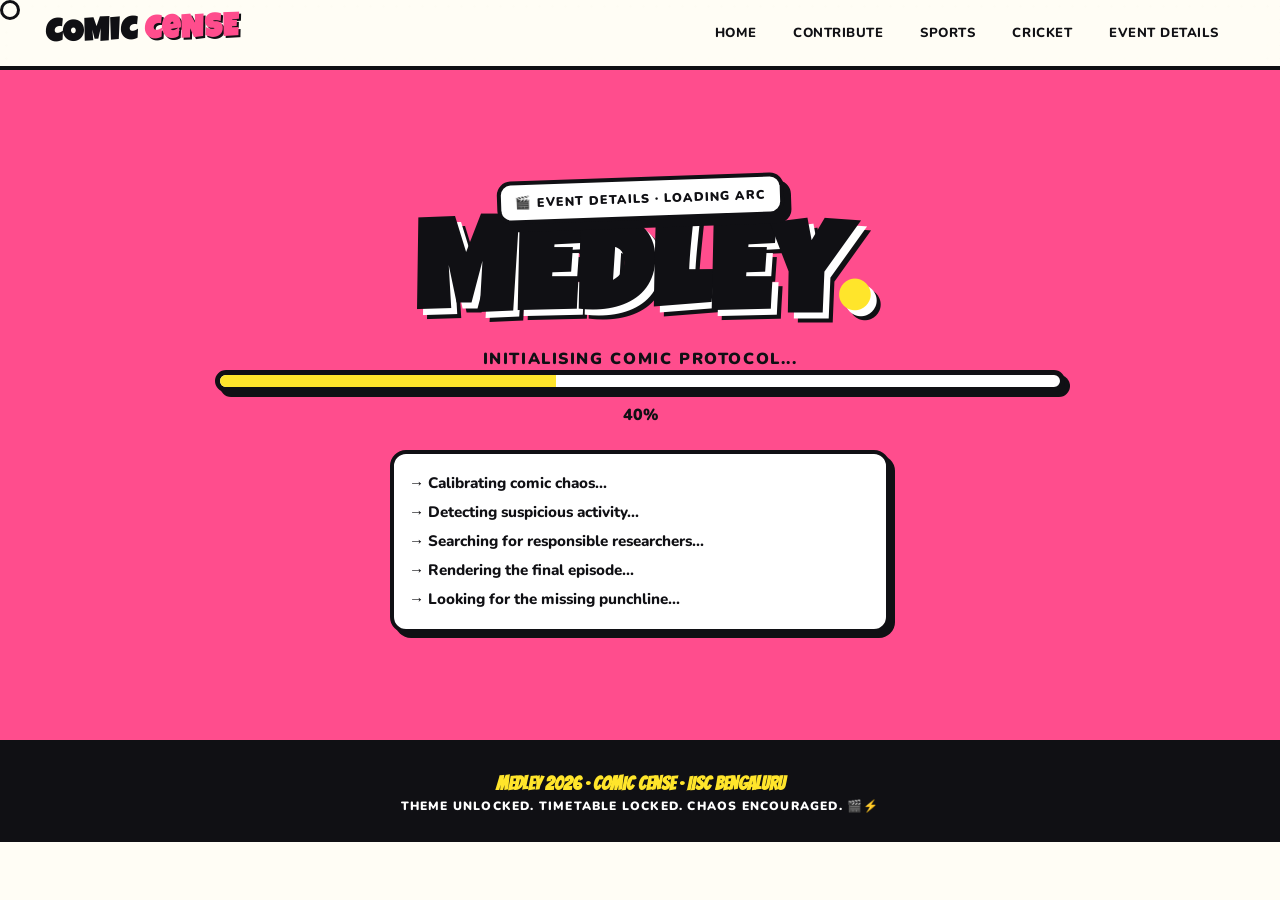
<file: events.html>
<!doctype html><html lang="en"><head><meta charset="utf-8"><meta name="viewport" content="width=device-width,initial-scale=1">
<title>Event Details — MEDLEY 2026</title><link rel="stylesheet" href="style.css"></head><body><div class="cursor"></div><nav class="nav">
<a class="brand" href="index.html">COMIC <span>CeNSE</span></a>
<div class="navlinks">
<a href="index.html">HOME</a>
<a href="contribute.html">CONTRIBUTE</a>
<a href="sports.html">SPORTS</a>
<a href="cricket.html">CRICKET</a>
<a href="events.html">EVENT DETAILS</a>
</div></nav>
<main class="event-page"><div class="wrap loading-card">
<div id="loading"><div class="badge">🎬 EVENT DETAILS · LOADING ARC</div><div class="loading-word">MEDLEY<span id="dots">.</span></div>
<div class="loading-sub">INITIALISING COMIC PROTOCOL...</div><div class="progress-wrap"><div class="progress" id="bar"></div></div><div class="percent" id="pct">0%</div>
<div class="loading-lines">→ Calibrating comic chaos...<br>→ Detecting suspicious activity...<br>→ Searching for responsible researchers...<br>→ Rendering the final episode...<br>→ Looking for the missing punchline...</div></div>
<div id="reveal" class="reveal-loading"><div class="badge">LIVE STATUS · DO NOT PANIC</div><div class="errorish">RESEARCHERS BUSY.</div>
<p class="loading-sub">SOMETHING IS COOKING... 🍿</p>
<p class="message">The event details have not disappeared. They are merely undergoing an extremely important scientific process known as <b>“we're still figuring it out.”</b></p>
<div class="clue"><div class="mono">MEDLEY LOADING COMPLETE</div><p class="lead">11 SEPTEMBER 2026 is the suspicious date on the file. Three events are being prepared. The researchers have been instructed to remain calm. They have chosen not to.</p>
<p class="mono">Further details will be revealed when the lab stops pretending this is under control.</p></div>
<a class="btn" href="index.html">RETURN TO COMICVERSE →</a></div></div></main><footer><div class="footer-fun">MEDLEY 2026 · COMIC CeNSE · IISc BENGALURU</div><div class="mono">Theme unlocked. Timetable locked. Chaos encouraged. 🎬⚡</div></footer>
<script>
let p=0,d=1;const bar=document.getElementById('bar'),pct=document.getElementById('pct'),dots=document.getElementById('dots');
setInterval(()=>{d=d%3+1;dots.textContent='.'.repeat(d)},350);
const timer=setInterval(()=>{p+=Math.floor(Math.random()*5)+2;if(p>=100){p=100;clearInterval(timer);setTimeout(()=>{document.getElementById('loading').style.display='none';document.getElementById('reveal').style.display='block'},600)}bar.style.width=p+'%';pct.textContent=p+'%'},120);
</script></body></html>
</file>
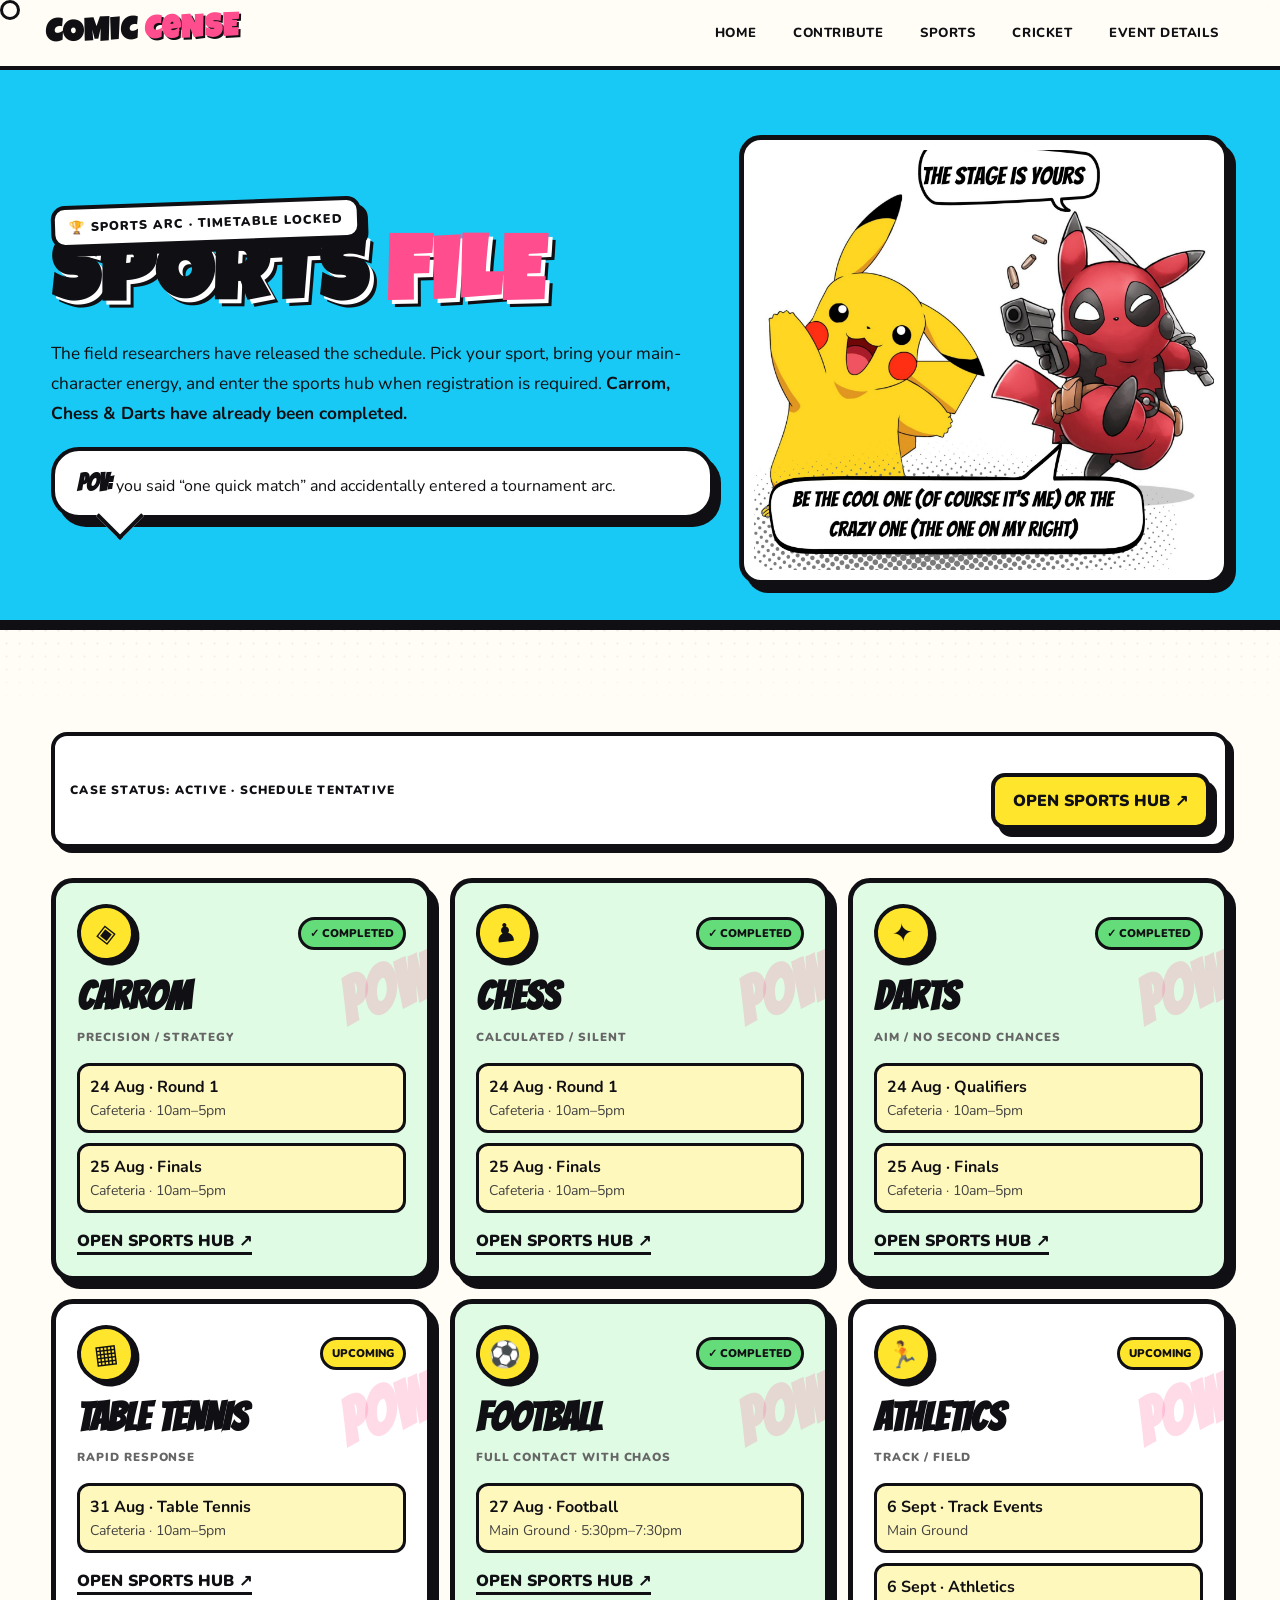
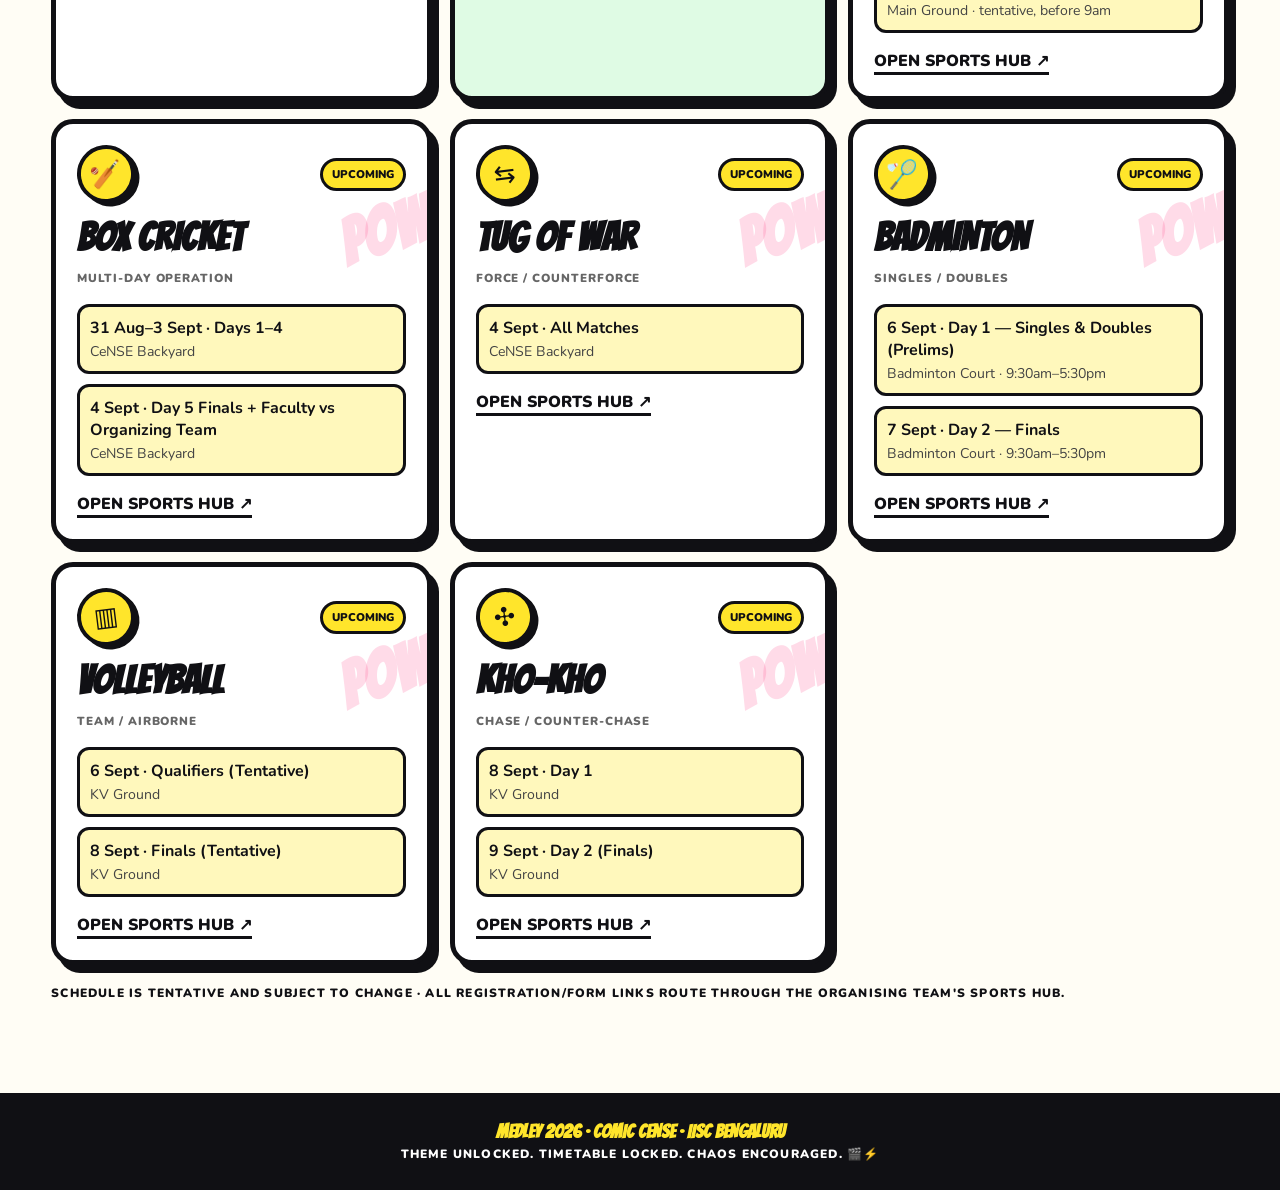
<file: sports.html>
<!doctype html><html lang="en"><head><meta charset="utf-8"><meta name="viewport" content="width=device-width,initial-scale=1">
<title>Sports — MEDLEY 2026</title><link rel="stylesheet" href="style.css"></head><body><div class="cursor"></div><nav class="nav">
<a class="brand" href="index.html">COMIC <span>CeNSE</span></a>
<div class="navlinks">
<a href="index.html">HOME</a>
<a href="contribute.html">CONTRIBUTE</a>
<a href="sports.html">SPORTS</a>
<a href="cricket.html">CRICKET</a>
<a href="events.html">EVENT DETAILS</a>
</div></nav>
<main><section class="page-hero"><div class="wrap comic-banner"><div class="reveal">
<div class="badge">🏆 SPORTS ARC · TIMETABLE LOCKED</div><h1 class="section-title">SPORTS <span class="pink">FILE</span></h1>
<p class="lead">The field researchers have released the schedule. Pick your sport, bring your main-character energy, and enter the sports hub when registration is required. <b>Carrom, Chess & Darts have already been completed.</b></p>
<div class="speech"><b>POV:</b> you said “one quick match” and accidentally entered a tournament arc.</div></div>
<div class="banner-image reveal"><img src="comic-duo.jpg" alt="Carcomic duo theme poster"></div></div></section>
<section class="section"><div class="wrap">
<div class="sports-toolbar"><span class="mono">CASE STATUS: ACTIVE · SCHEDULE TENTATIVE</span><a class="btn" href="https://linktr.ee/mrunalgandole1234" target="_blank" rel="noopener">OPEN SPORTS HUB ↗</a></div>
<div class="sports-grid"><article class="sport-card completed reveal">
      <div class="schedule-top"><span class="sticker">◈</span><span class="status done">✓ COMPLETED</span></div>
      <h2>CARROM</h2><p class="sport-tag">PRECISION / STRATEGY</p>
      <div class="sport-events"><div><b>24 Aug · Round 1</b><span>Cafeteria · 10am–5pm</span></div><div><b>25 Aug · Finals</b><span>Cafeteria · 10am–5pm</span></div></div>
      <a class="card-link" href="https://linktr.ee/mrunalgandole1234" target="_blank" rel="noopener">OPEN SPORTS HUB ↗</a>
    </article><article class="sport-card completed reveal">
      <div class="schedule-top"><span class="sticker">♟</span><span class="status done">✓ COMPLETED</span></div>
      <h2>CHESS</h2><p class="sport-tag">CALCULATED / SILENT</p>
      <div class="sport-events"><div><b>24 Aug · Round 1</b><span>Cafeteria · 10am–5pm</span></div><div><b>25 Aug · Finals</b><span>Cafeteria · 10am–5pm</span></div></div>
      <a class="card-link" href="https://linktr.ee/mrunalgandole1234" target="_blank" rel="noopener">OPEN SPORTS HUB ↗</a>
    </article><article class="sport-card completed reveal">
      <div class="schedule-top"><span class="sticker">✦</span><span class="status done">✓ COMPLETED</span></div>
      <h2>DARTS</h2><p class="sport-tag">AIM / NO SECOND CHANCES</p>
      <div class="sport-events"><div><b>24 Aug · Qualifiers</b><span>Cafeteria · 10am–5pm</span></div><div><b>25 Aug · Finals</b><span>Cafeteria · 10am–5pm</span></div></div>
      <a class="card-link" href="https://linktr.ee/mrunalgandole1234" target="_blank" rel="noopener">OPEN SPORTS HUB ↗</a>
    </article><article class="sport-card  reveal">
      <div class="schedule-top"><span class="sticker">▦</span><span class="status pending">UPCOMING</span></div>
      <h2>TABLE TENNIS</h2><p class="sport-tag">RAPID RESPONSE</p>
      <div class="sport-events"><div><b>31 Aug · Table Tennis</b><span>Cafeteria · 10am–5pm</span></div></div>
      <a class="card-link" href="https://linktr.ee/mrunalgandole1234" target="_blank" rel="noopener">OPEN SPORTS HUB ↗</a>
    </article><article class="sport-card completed reveal">
      <div class="schedule-top"><span class="sticker">⚽</span><span class="status done">✓ COMPLETED</span></div>
      <h2>FOOTBALL</h2><p class="sport-tag">FULL CONTACT WITH CHAOS</p>
      <div class="sport-events"><div><b>27 Aug · Football</b><span>Main Ground · 5:30pm–7:30pm</span></div></div>
      <a class="card-link" href="https://linktr.ee/mrunalgandole1234" target="_blank" rel="noopener">OPEN SPORTS HUB ↗</a>
    </article><article class="sport-card  reveal">
      <div class="schedule-top"><span class="sticker">🏃</span><span class="status pending">UPCOMING</span></div>
      <h2>ATHLETICS</h2><p class="sport-tag">TRACK / FIELD</p>
      <div class="sport-events"><div><b>6 Sept · Track Events</b><span>Main Ground</span></div><div><b>6 Sept · Athletics</b><span>Main Ground · tentative, before 9am</span></div></div>
      <a class="card-link" href="https://linktr.ee/mrunalgandole1234" target="_blank" rel="noopener">OPEN SPORTS HUB ↗</a>
    </article><article class="sport-card  reveal">
      <div class="schedule-top"><span class="sticker">🏏</span><span class="status pending">UPCOMING</span></div>
      <h2>BOX CRICKET</h2><p class="sport-tag">MULTI-DAY OPERATION</p>
      <div class="sport-events"><div><b>31 Aug–3 Sept · Days 1–4</b><span>CeNSE Backyard</span></div><div><b>4 Sept · Day 5 Finals + Faculty vs Organizing Team</b><span>CeNSE Backyard</span></div></div>
      <a class="card-link" href="https://linktr.ee/mrunalgandole1234" target="_blank" rel="noopener">OPEN SPORTS HUB ↗</a>
    </article><article class="sport-card  reveal">
      <div class="schedule-top"><span class="sticker">⇆</span><span class="status pending">UPCOMING</span></div>
      <h2>TUG OF WAR</h2><p class="sport-tag">FORCE / COUNTERFORCE</p>
      <div class="sport-events"><div><b>4 Sept · All Matches</b><span>CeNSE Backyard</span></div></div>
      <a class="card-link" href="https://linktr.ee/mrunalgandole1234" target="_blank" rel="noopener">OPEN SPORTS HUB ↗</a>
    </article><article class="sport-card  reveal">
      <div class="schedule-top"><span class="sticker">🏸</span><span class="status pending">UPCOMING</span></div>
      <h2>BADMINTON</h2><p class="sport-tag">SINGLES / DOUBLES</p>
      <div class="sport-events"><div><b>6 Sept · Day 1 — Singles & Doubles (Prelims)</b><span>Badminton Court · 9:30am–5:30pm</span></div><div><b>7 Sept · Day 2 — Finals</b><span>Badminton Court · 9:30am–5:30pm</span></div></div>
      <a class="card-link" href="https://linktr.ee/mrunalgandole1234" target="_blank" rel="noopener">OPEN SPORTS HUB ↗</a>
    </article><article class="sport-card  reveal">
      <div class="schedule-top"><span class="sticker">▥</span><span class="status pending">UPCOMING</span></div>
      <h2>VOLLEYBALL</h2><p class="sport-tag">TEAM / AIRBORNE</p>
      <div class="sport-events"><div><b>6 Sept · Qualifiers (Tentative)</b><span>KV Ground</span></div><div><b>8 Sept · Finals (Tentative)</b><span>KV Ground</span></div></div>
      <a class="card-link" href="https://linktr.ee/mrunalgandole1234" target="_blank" rel="noopener">OPEN SPORTS HUB ↗</a>
    </article><article class="sport-card  reveal">
      <div class="schedule-top"><span class="sticker">✣</span><span class="status pending">UPCOMING</span></div>
      <h2>KHO-KHO</h2><p class="sport-tag">CHASE / COUNTER-CHASE</p>
      <div class="sport-events"><div><b>8 Sept · Day 1</b><span>KV Ground</span></div><div><b>9 Sept · Day 2 (Finals)</b><span>KV Ground</span></div></div>
      <a class="card-link" href="https://linktr.ee/mrunalgandole1234" target="_blank" rel="noopener">OPEN SPORTS HUB ↗</a>
    </article></div>
<p class="mono" style="margin-top:20px">Schedule is tentative and subject to change · All registration/form links route through the organising team's sports hub.</p>
</div></section></main><footer><div class="footer-fun">MEDLEY 2026 · COMIC CeNSE · IISc BENGALURU</div><div class="mono">Theme unlocked. Timetable locked. Chaos encouraged. 🎬⚡</div></footer><script src="script.js"></script></body></html>
</file>
<file: style.css>
@import url('https://fonts.googleapis.com/css2?family=Bangers&family=Fredoka:wght@400;500;600;700&family=Luckiest+Guy&family=Nunito:wght@400;600;700;800;900&display=swap');

:root{
  --ink:#101014; --paper:#fffdf5; --yellow:#ffe52b; --cyan:#18c9f5;
  --pink:#ff4d8d; --red:#ff4b3e; --purple:#7757ff; --green:#64dc7a;
  --shadow:7px 8px 0 var(--ink); --soft-shadow:0 16px 35px #10101422;
  --radius:24px;
}
*{box-sizing:border-box}
html{scroll-behavior:smooth}
body{margin:0;background:var(--paper);color:var(--ink);font-family:'Nunito',sans-serif;overflow-x:hidden}
body:before{content:"";position:fixed;inset:0;pointer-events:none;z-index:-1;opacity:.42;background-image:radial-gradient(#101014 1.2px,transparent 1.2px);background-size:13px 13px;mask-image:linear-gradient(to bottom,#000,transparent 80%)}
a{color:inherit;text-decoration:none}
button{font:inherit}
img{max-width:100%;display:block}
.wrap{width:min(1180px,92vw);margin:auto}
.nav{position:sticky;top:0;z-index:100;display:flex;align-items:center;justify-content:space-between;gap:18px;padding:12px clamp(14px,4vw,46px);background:#fffdf5f2;border-bottom:4px solid var(--ink);backdrop-filter:blur(10px)}
.brand{font:700 2rem/1 'Luckiest Guy',cursive;letter-spacing:.03em;white-space:nowrap;transform:rotate(-2deg);display:inline-block}
.brand span{color:var(--pink);text-shadow:2px 2px 0 var(--ink)}
.navlinks{display:flex;gap:7px;flex-wrap:wrap;justify-content:flex-end}
.navlinks a{font:800 .82rem 'Nunito',sans-serif;text-transform:uppercase;letter-spacing:.04em;padding:9px 12px;border:3px solid transparent;border-radius:999px;transition:.2s}
.navlinks a:hover,.navlinks a.active{background:var(--yellow);border-color:var(--ink);box-shadow:3px 3px 0 var(--ink);transform:rotate(-1deg)}
.hero{padding:70px 0 50px;position:relative;overflow:hidden;background:linear-gradient(135deg,#ffe52b 0 46%,#18c9f5 46% 74%,#ff4d8d 74%)}
.hero:after{content:"";position:absolute;inset:0;opacity:.22;background-image:radial-gradient(#fff 2px,transparent 2px);background-size:18px 18px;mix-blend-mode:soft-light}
.hero-grid{display:grid;grid-template-columns:1.05fr .95fr;gap:42px;align-items:center;position:relative;z-index:1}
.badge,.stamp{display:inline-flex;align-items:center;gap:8px;background:#fff;border:4px solid var(--ink);box-shadow:var(--shadow);padding:9px 14px;border-radius:14px;font:900 .78rem 'Nunito',sans-serif;letter-spacing:.08em;text-transform:uppercase;transform:rotate(-2deg)}
.eyebrow{font:900 .85rem 'Nunito';text-transform:uppercase;letter-spacing:.14em;margin:22px 0 8px}
.hero h1{font:900 clamp(4.6rem,11vw,9.8rem)/.78 'Luckiest Guy',cursive;margin:0;text-transform:uppercase;letter-spacing:.015em;text-shadow:8px 8px 0 #fff,12px 12px 0 var(--ink)}
.hero h1 .pink{color:var(--pink);-webkit-text-stroke:3px var(--ink)}
.hero h1 .blue{color:var(--cyan);-webkit-text-stroke:3px var(--ink)}
.kicker{font:700 clamp(1.3rem,2.5vw,2rem) 'Bangers',cursive;letter-spacing:.03em;margin:26px 0 10px;transform:rotate(-1deg)}
.lead{font-size:1.08rem;line-height:1.75;max-width:760px}
.btn{display:inline-flex;align-items:center;justify-content:center;gap:8px;margin-top:22px;padding:13px 18px;border:4px solid var(--ink);border-radius:14px;background:var(--yellow);font-weight:900;text-transform:uppercase;box-shadow:var(--shadow);transition:.2s;cursor:pointer}
.btn:hover{transform:translate(-3px,-3px);box-shadow:10px 11px 0 var(--ink)}
.btn.pink{background:var(--pink);color:#000}.btn.cyan{background:var(--cyan)}.btn.white{background:#fff}
.btn.ghost{background:#fff}
.hero-poster{position:relative;max-width:530px;justify-self:end;transform:rotate(2deg)}
.hero-poster img{width:100%;border:6px solid var(--ink);border-radius:22px;box-shadow:12px 14px 0 var(--ink);background:#fff}
.hero-poster:before{content:"NEW THEME UNLOCKED!";position:absolute;z-index:2;right:-18px;top:-22px;background:var(--pink);color:#fff;border:4px solid var(--ink);padding:10px 14px;font:900 1rem 'Bangers';transform:rotate(7deg);box-shadow:5px 5px 0 var(--ink)}
.speech{background:#fff;border:4px solid var(--ink);border-radius:28px;padding:18px 22px;box-shadow:var(--shadow);position:relative}
.speech:after{content:"";position:absolute;bottom:-18px;left:48px;width:30px;height:30px;background:#fff;border-right:4px solid var(--ink);border-bottom:4px solid var(--ink);transform:rotate(45deg)}
.speech b{font:900 1.55rem 'Bangers'}
.section{padding:80px 0;border-top:5px solid var(--ink);position:relative}
.section.yellow{background:var(--yellow)}.section.cyan{background:var(--cyan)}.section.pink{background:var(--pink);color:#fff}
.section-head{display:flex;align-items:end;justify-content:space-between;gap:20px;margin-bottom:28px}
.section-title{font:900 clamp(3.4rem,7vw,6.7rem)/.85 'Luckiest Guy';margin:0;text-transform:uppercase;letter-spacing:.01em;text-shadow:4px 4px 0 #fff,7px 7px 0 var(--ink)}
.section-title .pink{color:var(--pink)}.section-title .cyan{color:var(--cyan)}.section-title .yellow{color:var(--yellow)}
.mono{font:900 .75rem 'Nunito';text-transform:uppercase;letter-spacing:.1em}
.comic-strip{display:grid;grid-template-columns:1fr 1fr 1fr;gap:18px}
.comic-card{background:#fff;border:5px solid var(--ink);border-radius:18px;overflow:hidden;box-shadow:var(--shadow);transform:rotate(var(--r,0deg));transition:.25s}
.comic-card:hover{transform:translateY(-7px) rotate(0)}
.comic-card img{width:100%;aspect-ratio:4/5;object-fit:cover}
.comic-caption{padding:15px 16px;font-weight:900}
.comic-caption span{display:block;color:#666;font-size:.84rem;margin-top:4px}
.schedule-grid{display:grid;grid-template-columns:repeat(3,1fr);gap:16px}
.schedule-card{background:#fff;border:4px solid var(--ink);border-radius:18px;padding:19px;box-shadow:6px 7px 0 var(--ink);transition:.2s}
.schedule-card:hover{transform:translateY(-5px) rotate(-.4deg)}
.schedule-card.completed{background:#dffbe4}
.schedule-card.upcoming{background:#fff8bc}
.schedule-top{display:flex;justify-content:space-between;gap:10px;align-items:center}
.status{border:3px solid var(--ink);padding:6px 9px;border-radius:999px;font-size:.7rem;font-weight:900}
.status.done{background:var(--green)}.status.pending{background:var(--yellow)}
.schedule-card h3{font:900 2rem 'Bangers';margin:15px 0 5px}
.schedule-card .tag{font-size:.72rem;font-weight:900;text-transform:uppercase;color:#666;letter-spacing:.08em}
.event-line{padding:11px 0;border-top:2px dashed #10101455;margin-top:11px}
.event-line b{display:block}.event-line span{display:block;margin-top:3px;color:#444;font-size:.92rem}
.fun-grid{display:grid;grid-template-columns:repeat(3,1fr);gap:18px}
.fun-card{background:#fff;border:5px solid var(--ink);border-radius:22px;padding:24px;box-shadow:var(--shadow);min-height:180px}
.fun-card:nth-child(2){background:var(--pink);color:#fff;transform:rotate(1deg)}
.fun-card:nth-child(3){background:var(--cyan);transform:rotate(-1deg)}
.fun-card h3{font:900 2rem 'Bangers';margin:8px 0}
.sticker{display:inline-grid;place-items:center;width:58px;height:58px;border:4px solid var(--ink);border-radius:50%;background:var(--yellow);font-size:1.6rem;box-shadow:4px 4px 0 var(--ink);transform:rotate(-7deg)}
.page-hero{padding:65px 0 35px;background:var(--cyan);border-bottom:5px solid var(--ink)}
.page-hero .wrap{position:relative}
.page-hero .section-title{margin-bottom:18px}
.comic-banner{display:grid;grid-template-columns:1.15fr .85fr;gap:25px;align-items:center}
.banner-image{background:#fff;border:5px solid var(--ink);border-radius:22px;padding:10px;box-shadow:var(--shadow);transform:rotate(2deg)}
.banner-image img{border-radius:14px;max-height:420px;width:100%;object-fit:cover}
.contribute-grid{display:grid;grid-template-columns:1fr 1fr;gap:25px;align-items:start}
.poster-shell{background:#fff;border:5px solid var(--ink);border-radius:22px;padding:14px;box-shadow:var(--shadow);transform:rotate(-1deg)}
.poster-shell img{width:100%;border:3px solid var(--ink);border-radius:12px}
.funding-panel{background:var(--yellow);border:5px solid var(--ink);border-radius:22px;padding:25px;box-shadow:var(--shadow)}
.funding-panel h2{font:900 clamp(2.4rem,5vw,4.2rem)/.9 'Luckiest Guy';margin:10px 0}
.qr-grid{display:grid;grid-template-columns:1fr 1fr;gap:15px;margin-top:20px}
.qr-card{background:#fff;border:4px solid var(--ink);border-radius:16px;padding:12px;text-align:center;box-shadow:5px 5px 0 var(--ink)}
.qr-card img{width:100%;aspect-ratio:1;object-fit:contain;background:#fff}
.qr-card h3{font:900 1.5rem 'Bangers';margin:8px 0 0}
.qr-card p{margin:2px 0 0;font-size:.72rem;font-weight:900}
.sports-toolbar{display:flex;justify-content:space-between;gap:16px;align-items:center;flex-wrap:wrap;margin:22px 0 30px;padding:15px;background:#fff;border:4px solid var(--ink);border-radius:16px;box-shadow:5px 5px 0 var(--ink)}
.sports-grid{display:grid;grid-template-columns:repeat(3,1fr);gap:18px}
.sport-card{background:#fff;border:5px solid var(--ink);border-radius:22px;padding:21px;box-shadow:var(--shadow);position:relative;overflow:hidden;transition:.2s}
.sport-card:after{content:"POW!";position:absolute;right:-20px;top:70px;font:900 4rem 'Bangers';color:#ff4d8d33;transform:rotate(-18deg)}
.sport-card:hover{transform:translateY(-6px) rotate(-.5deg)}
.sport-card.completed{background:#dffbe4}.sport-card h2{font:900 2.5rem 'Bangers';margin:13px 0 2px}
.sport-icon{font-size:2.4rem}.sport-tag{font-weight:900;font-size:.73rem;text-transform:uppercase;color:#666;letter-spacing:.08em}
.sport-events{display:grid;gap:10px;margin-top:18px}.sport-events>div{background:#fff8bc;border:3px solid var(--ink);border-radius:12px;padding:10px}
.sport-events b{display:block}.sport-events span{display:block;font-size:.88rem;margin-top:3px;color:#444}
.card-link{display:inline-block;margin-top:17px;font-weight:900;text-transform:uppercase;border-bottom:3px solid var(--ink)}
.cricket-hero{padding:65px 0 35px;background:var(--yellow);border-bottom:5px solid var(--ink);position:relative;overflow:hidden}
.cricket-kicker{font:900 1.4rem 'Bangers';margin:14px 0}
.cricket-title{font:900 clamp(4rem,10vw,8rem)/.82 'Luckiest Guy';margin:0;text-shadow:5px 5px 0 #fff,8px 8px 0 var(--ink)}
.cricket-title em{color:var(--pink);font-style:normal}
.cricket-lead{font-size:1.1rem;line-height:1.7;max-width:820px;margin:22px 0}
.cricket-stats{display:grid;grid-template-columns:repeat(4,1fr);gap:12px;margin-top:28px}
.stat{padding:17px;border:4px solid var(--ink);border-radius:16px;background:#fff;box-shadow:5px 5px 0 var(--ink)}
.stat strong{display:block;font:900 2.8rem 'Bangers'}.stat span{font-weight:900;font-size:.76rem;text-transform:uppercase}
.cricket-section{padding:55px 0;border-top:5px solid var(--ink)}
.cricket-section:nth-of-type(even){background:#18c9f5}
.cricket-section h2{font:900 3.8rem 'Luckiest Guy';margin:0 0 10px;text-shadow:3px 3px 0 #fff,5px 5px 0 var(--ink)}
.cricket-section h2 em{color:var(--pink);font-style:normal}
.section-note{max-width:800px;line-height:1.65}
.filter-row{display:flex;gap:8px;flex-wrap:wrap;margin:24px 0}
.filter{border:4px solid var(--ink);background:#fff;padding:9px 13px;border-radius:999px;font-weight:900;cursor:pointer;box-shadow:4px 4px 0 var(--ink);transition:.15s}
.filter.active,.filter:hover{background:var(--pink);color:#fff;transform:translate(-2px,-2px)}
.matches{display:grid;grid-template-columns:repeat(3,1fr);gap:16px}
.match-card{padding:18px;border:4px solid var(--ink);border-radius:18px;background:#fff;box-shadow:6px 7px 0 var(--ink);transition:.2s}
.match-card:hover{transform:translateY(-5px) rotate(-.4deg)}
.match-top{display:flex;justify-content:space-between;gap:10px;align-items:center}
.round{font-size:.72rem;font-weight:900;text-transform:uppercase;color:#555}.match-no{font:900 1.2rem 'Bangers';color:var(--pink)}
.date{margin:14px 0 12px;font-weight:800;font-size:.85rem}
.teams{display:grid;grid-template-columns:1fr auto 1fr;align-items:center;gap:7px}.team{font-weight:900;line-height:1.2}.teams .team:last-child{text-align:right}.vs{font:900 1rem 'Bangers';color:var(--red)}
.rules-box{border:5px dashed var(--ink);padding:24px;border-radius:18px;background:#fff;box-shadow:7px 7px 0 var(--ink)}.rules-box ol{margin:0;padding-left:22px;line-height:1.8;font-weight:700}
.contact-grid{display:grid;grid-template-columns:repeat(3,1fr);gap:12px}.contact-card{padding:17px;border:4px solid var(--ink);border-radius:16px;background:#fff;box-shadow:4px 4px 0 var(--ink)}.team-name{font-weight:900;font-size:1.05rem}.captain,.phone{font-size:.86rem;margin-top:8px}.captain span,.phone span{display:block;font-size:.67rem;font-weight:900;letter-spacing:.1em;color:#666;margin-bottom:2px}.cricket-note{font-weight:800;font-size:.78rem;color:#555;margin-top:22px}
.event-page{min-height:75vh;display:grid;place-items:center;background:var(--pink);padding:80px 0;border-bottom:5px solid var(--ink)}
.loading-card{width:min(850px,100%);text-align:center}
.loading-word{font:900 clamp(4rem,12vw,8rem) 'Luckiest Guy';text-shadow:6px 6px 0 #fff,10px 10px 0 var(--ink)}
.loading-word span{color:var(--yellow)}
.loading-sub{font-weight:900;text-transform:uppercase;letter-spacing:.1em}.progress-wrap{height:22px;background:#fff;border:5px solid var(--ink);border-radius:999px;overflow:hidden;box-shadow:5px 5px 0 var(--ink)}.progress{height:100%;width:0;background:var(--yellow);transition:width .12s}.percent{font-weight:900;margin:12px 0 24px}.loading-lines{font:800 .95rem/1.9 'Nunito';text-align:left;max-width:500px;margin:auto;background:#fff;border:4px solid var(--ink);padding:15px;border-radius:16px;box-shadow:5px 5px 0 var(--ink)}
.reveal-loading{display:none}.reveal-loading .errorish{font:900 clamp(3rem,9vw,6rem) 'Luckiest Guy';text-shadow:4px 4px 0 #fff,7px 7px 0 var(--ink)}.reveal-loading .message{font-size:1.05rem;line-height:1.8;background:#fff;border:4px solid var(--ink);border-radius:18px;padding:20px;box-shadow:5px 5px 0 var(--ink)}
.clue{margin:25px auto 0;background:var(--yellow);border:5px solid var(--ink);padding:20px;border-radius:20px;box-shadow:7px 7px 0 var(--ink)}
footer{padding:28px 0;background:var(--ink);color:#fff;text-align:center}.footer-fun{font:900 1.2rem 'Bangers';color:var(--yellow);margin-bottom:5px}
.reveal{opacity:0;transform:translateY(18px);transition:.6s ease}.reveal.show{opacity:1;transform:none}
.cursor{position:fixed;pointer-events:none;width:20px;height:20px;border:3px solid var(--ink);border-radius:50%;z-index:200;mix-blend-mode:multiply}
.doodle{position:absolute;font:900 3rem 'Bangers';z-index:1;transform:rotate(-12deg)}.doodle.one{left:3%;top:12%;color:var(--pink)}.doodle.two{right:3%;bottom:8%;color:var(--purple)}
.comic-marquee{display:flex;gap:12px;flex-wrap:wrap;margin-top:20px}.pill{background:#fff;border:3px solid var(--ink);padding:8px 12px;border-radius:999px;font-weight:900;box-shadow:3px 3px 0 var(--ink)}
@media(max-width:1000px){.hero-grid,.comic-banner,.contribute-grid{grid-template-columns:1fr}.hero-poster{justify-self:center;max-width:650px}.schedule-grid,.sports-grid,.matches{grid-template-columns:repeat(2,1fr)}.contact-grid{grid-template-columns:repeat(2,1fr)}.cricket-stats{grid-template-columns:repeat(2,1fr)}}
@media(max-width:700px){
  .nav{flex-direction:column;align-items:stretch;gap:8px;padding:10px 12px 8px}
  .brand{font-size:1.65rem;align-self:flex-start;margin-left:4px}
  .navlinks{width:100%;display:flex;flex-wrap:nowrap;justify-content:flex-start;gap:6px;overflow-x:auto;overflow-y:hidden;padding:6px;background:#fff;border:3px solid var(--ink);border-radius:16px;box-shadow:4px 4px 0 var(--ink);-webkit-overflow-scrolling:touch;scroll-snap-type:x proximity;scrollbar-width:none}
  .navlinks::-webkit-scrollbar{display:none}
  .navlinks a{flex:0 0 auto;scroll-snap-align:start;font-size:.74rem;line-height:1;padding:9px 11px;border:3px solid var(--ink);background:#fff;border-radius:12px;white-space:nowrap}
  .navlinks a:hover,.navlinks a.active{box-shadow:2px 2px 0 var(--ink);transform:none}
  .hero{padding-top:45px}.hero h1{font-size:clamp(4rem,20vw,7rem)}.comic-strip,.fun-grid,.schedule-grid,.sports-grid,.matches,.contact-grid{grid-template-columns:1fr}.qr-grid{grid-template-columns:1fr}.cricket-title{font-size:4.6rem}.cursor{display:none}.section{padding:60px 0}
}
</file>
